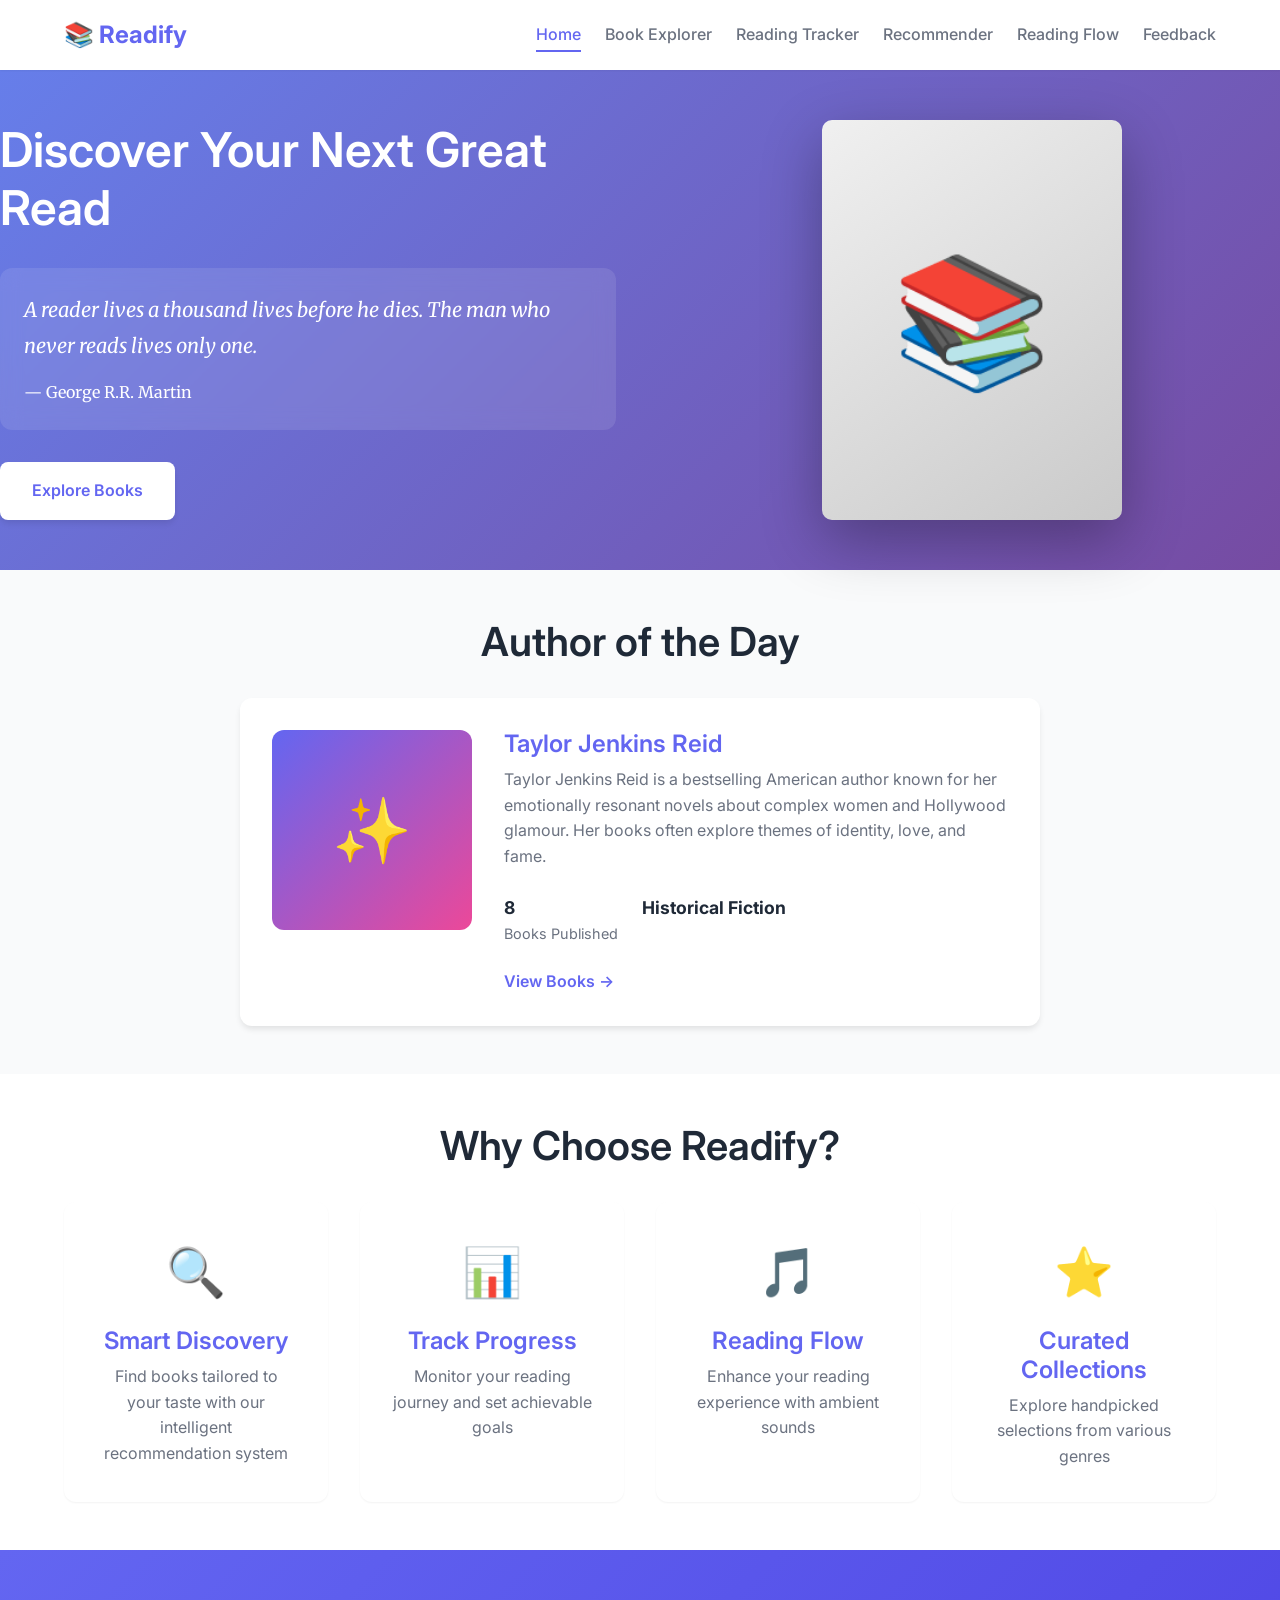
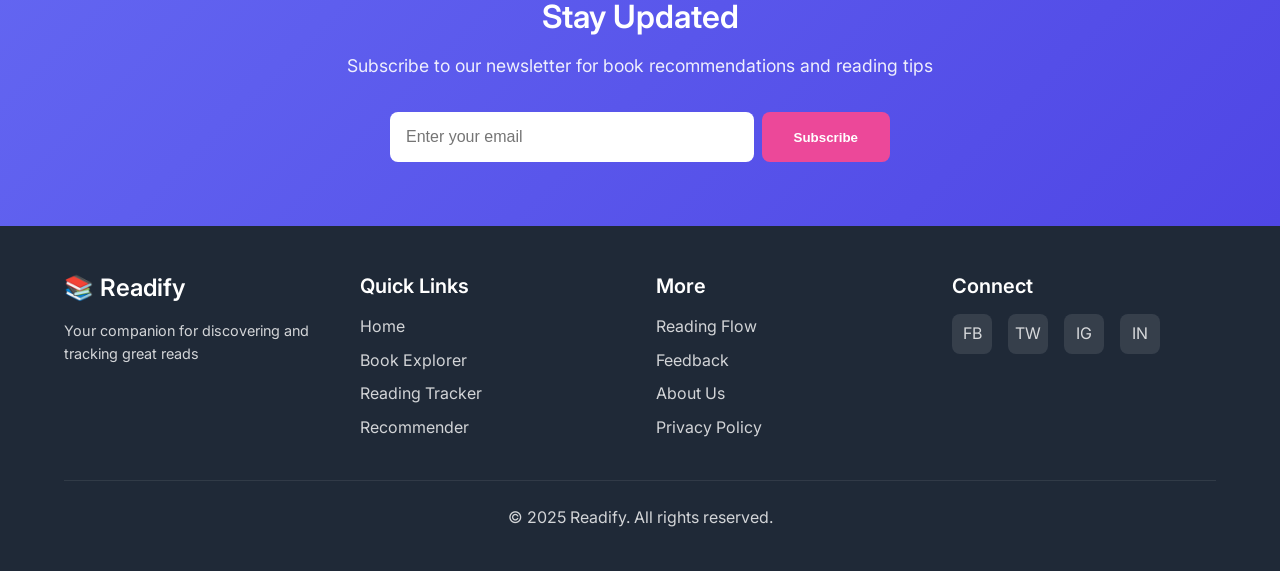
<file: index.html>
<!DOCTYPE html>
<html lang="en">
<head>
    <meta charset="UTF-8">
    <meta name="viewport" content="width=device-width, initial-scale=1.0">
    <meta name="description" content="Readify - Your personal book recommendation platform">
    <meta name="theme-color" content="#6366f1">
    <title>Readify - Discover Your Next Great Read</title>
    <link rel="icon" type="image/png" href="assets/favicon.png">
    <link rel="manifest" href="manifest.json">
    <link rel="stylesheet" href="css/styles.css">
    <link rel="preconnect" href="https://fonts.googleapis.com">
    <link rel="preconnect" href="https://fonts.gstatic.com" crossorigin>
    <link href="https://fonts.googleapis.com/css2?family=Inter:wght@300;400;500;600;700&family=Merriweather:wght@300;400;700&display=swap" rel="stylesheet">
</head>
<body>
    <!-- Navigation -->
    <nav class="navbar">
        <div class="nav-container">
            <a href="index.html" class="logo">📚 Readify</a>
            <button class="hamburger" id="hamburger" aria-label="Toggle navigation">
                <span></span>
                <span></span>
                <span></span>
            </button>
            <ul class="nav-menu" id="navMenu">
                <li><a href="index.html" class="active">Home</a></li>
                <li><a href="explorer.html">Book Explorer</a></li>
                <li><a href="tracker.html">Reading Tracker</a></li>
                <li><a href="recommender.html">Recommender</a></li>
                <li><a href="reading-flow.html">Reading Flow</a></li>
                <li><a href="feedback.html">Feedback</a></li>
            </ul>
        </div>
    </nav>

    <!-- Hero Section with Rotating Quotes -->
    <section class="hero">
        <div class="hero-container">
            <div class="hero-content">
                <h1 class="hero-title fade-in">Discover Your Next Great Read</h1>
                <div class="quote-container">
                    <blockquote id="rotatingQuote" class="rotating-quote">
                        <p class="quote-text"></p>
                        <cite class="quote-author"></cite>
                    </blockquote>
                </div>
                <a href="explorer.html" class="cta-button">Explore Books</a>
            </div>
            <div class="hero-image">
                <div class="floating-book"></div>
            </div>
        </div>
    </section>

    <!-- Author of the Day Section -->
    <section class="author-section">
        <div class="container">
            <h2 class="section-title">Author of the Day</h2>
            <div class="author-card" id="authorOfDay">
                <div class="author-image">
                    <div class="author-avatar"></div>
                </div>
                <div class="author-info">
                    <h3 class="author-name">Author of the Day</h3>
                    <p class="author-bio"></p>
                    <div class="author-stats">
                        <span class="stat">
                            <strong class="books-count"></strong> Books Published
                        </span>
                        <span class="stat">
                            <strong class="genre"></strong>
                        </span>
                    </div>
                    <a href="explorer.html" class="author-link">View Books →</a>
                </div>
            </div>
        </div>
    </section>

    <!-- Features Section -->
    <section class="features">
        <div class="container">
            <h2 class="section-title">Why Choose Readify?</h2>
            <div class="features-grid">
                <div class="feature-card reveal-on-scroll">
                    <div class="feature-icon">🔍</div>
                    <h3>Smart Discovery</h3>
                    <p>Find books tailored to your taste with our intelligent recommendation system</p>
                </div>
                <div class="feature-card reveal-on-scroll">
                    <div class="feature-icon">📊</div>
                    <h3>Track Progress</h3>
                    <p>Monitor your reading journey and set achievable goals</p>
                </div>
                <div class="feature-card reveal-on-scroll">
                    <div class="feature-icon">🎵</div>
                    <h3>Reading Flow</h3>
                    <p>Enhance your reading experience with ambient sounds</p>
                </div>
                <div class="feature-card reveal-on-scroll">
                    <div class="feature-icon">⭐</div>
                    <h3>Curated Collections</h3>
                    <p>Explore handpicked selections from various genres</p>
                </div>
            </div>
        </div>
    </section>

    <!-- Newsletter Section -->
    <section class="newsletter">
        <div class="container">
            <div class="newsletter-content">
                <h2>Stay Updated</h2>
                <p>Subscribe to our newsletter for book recommendations and reading tips</p>
                <form class="newsletter-form" id="newsletterForm">
                    <input 
                        type="email" 
                        id="newsletterEmail" 
                        placeholder="Enter your email" 
                        required
                    >
                    <button type="submit" class="subscribe-btn">Subscribe</button>
                </form>
                <div id="newsletterMessage" class="form-message"></div>
            </div>
        </div>
    </section>

    <!-- Footer -->
    <footer class="footer">
        <div class="container">
            <div class="footer-content">
                <div class="footer-section">
                    <h3>📚 Readify</h3>
                    <p>Your companion for discovering and tracking great reads</p>
                </div>
                <div class="footer-section">
                    <h4>Quick Links</h4>
                    <ul>
                        <li><a href="index.html">Home</a></li>
                        <li><a href="explorer.html">Book Explorer</a></li>
                        <li><a href="tracker.html">Reading Tracker</a></li>
                        <li><a href="recommender.html">Recommender</a></li>
                    </ul>
                </div>
                <div class="footer-section">
                    <h4>More</h4>
                    <ul>
                        <li><a href="reading-flow.html">Reading Flow</a></li>
                        <li><a href="feedback.html">Feedback</a></li>
                        <li><a href="#about">About Us</a></li>
                        <li><a href="#privacy">Privacy Policy</a></li>
                    </ul>
                </div>
                <div class="footer-section">
                    <h4>Connect</h4>
                    <div class="social-links">
                        <a href="#" aria-label="Facebook">FB</a>
                        <a href="#" aria-label="Twitter">TW</a>
                        <a href="#" aria-label="Instagram">IG</a>
                        <a href="#" aria-label="LinkedIn">IN</a>
                    </div>
                </div>
            </div>
            <div class="footer-bottom">
                <p>&copy; 2025 Readify. All rights reserved.</p>
            </div>
        </div>
    </footer>

    <script src="js/common.js"></script>
    <script src="js/books-data.js"></script>
    <script src="js/home.js"></script>
</body>
</html>
</file>
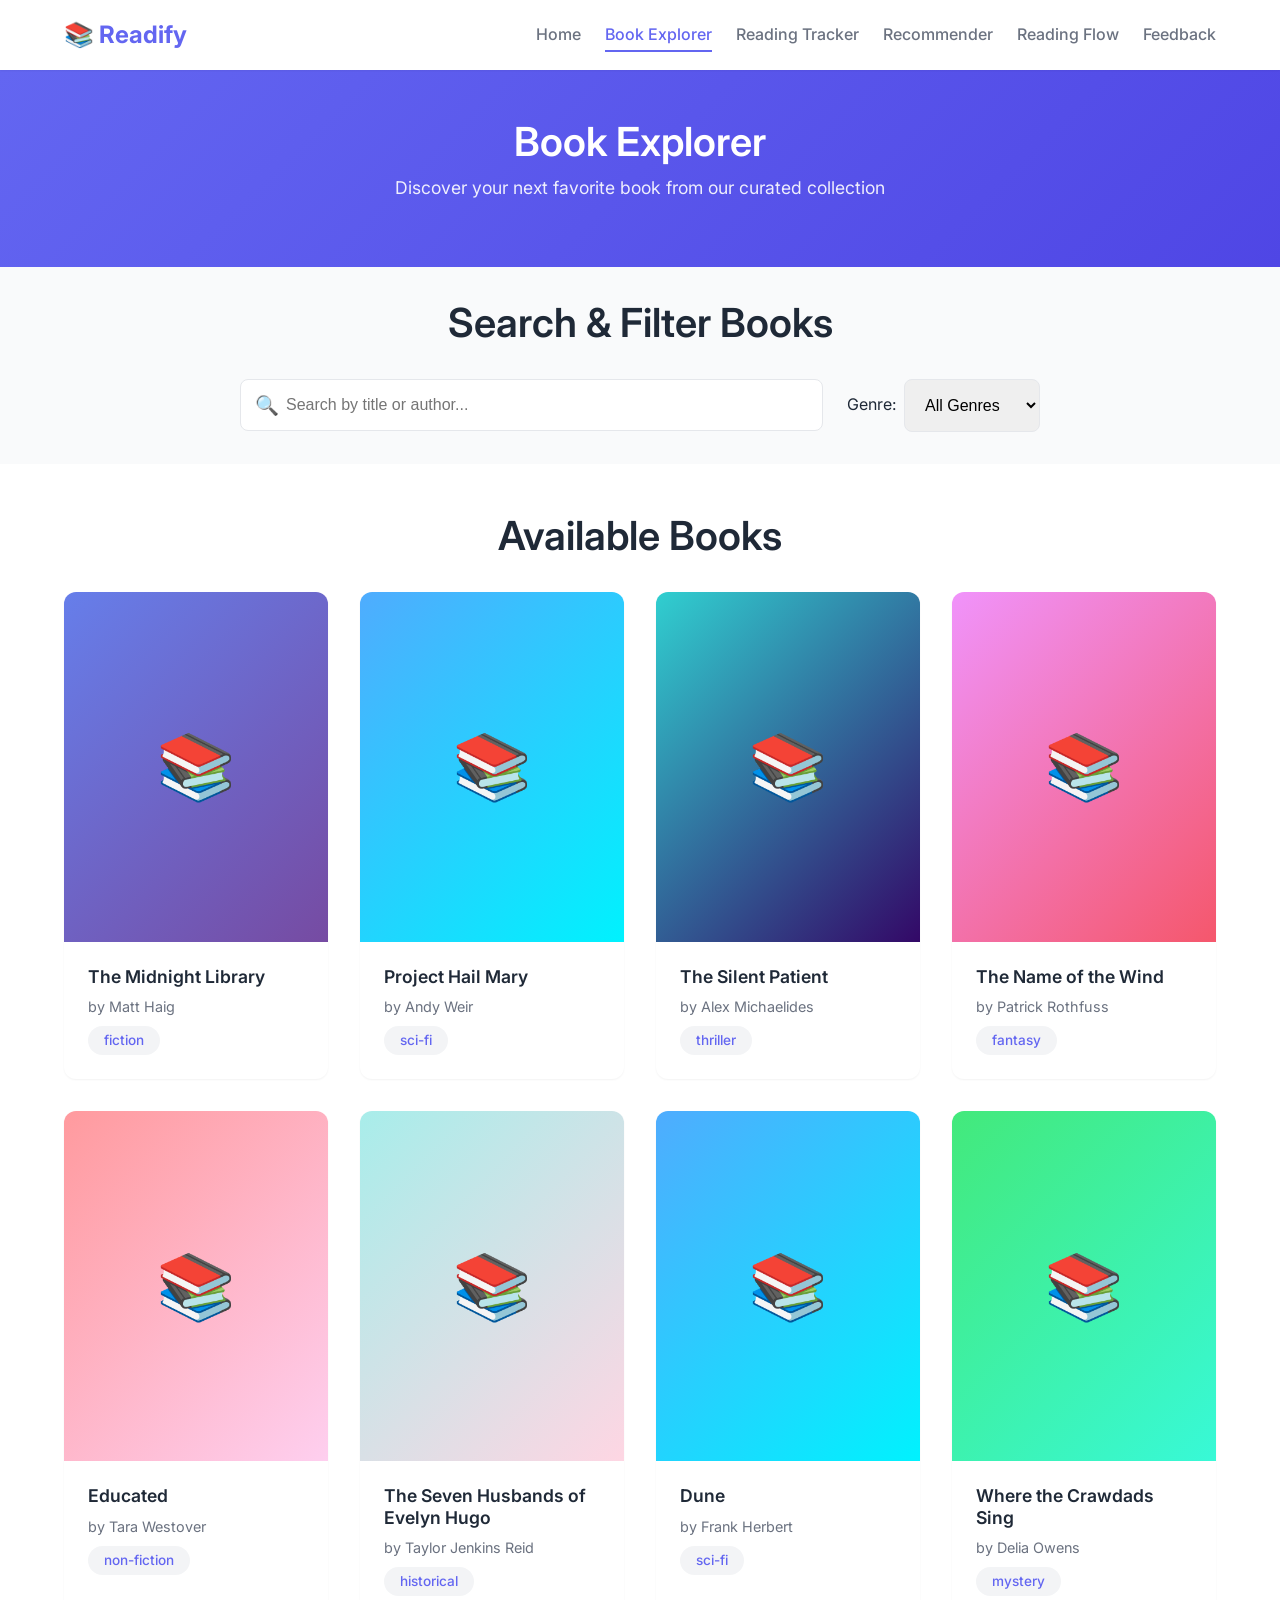
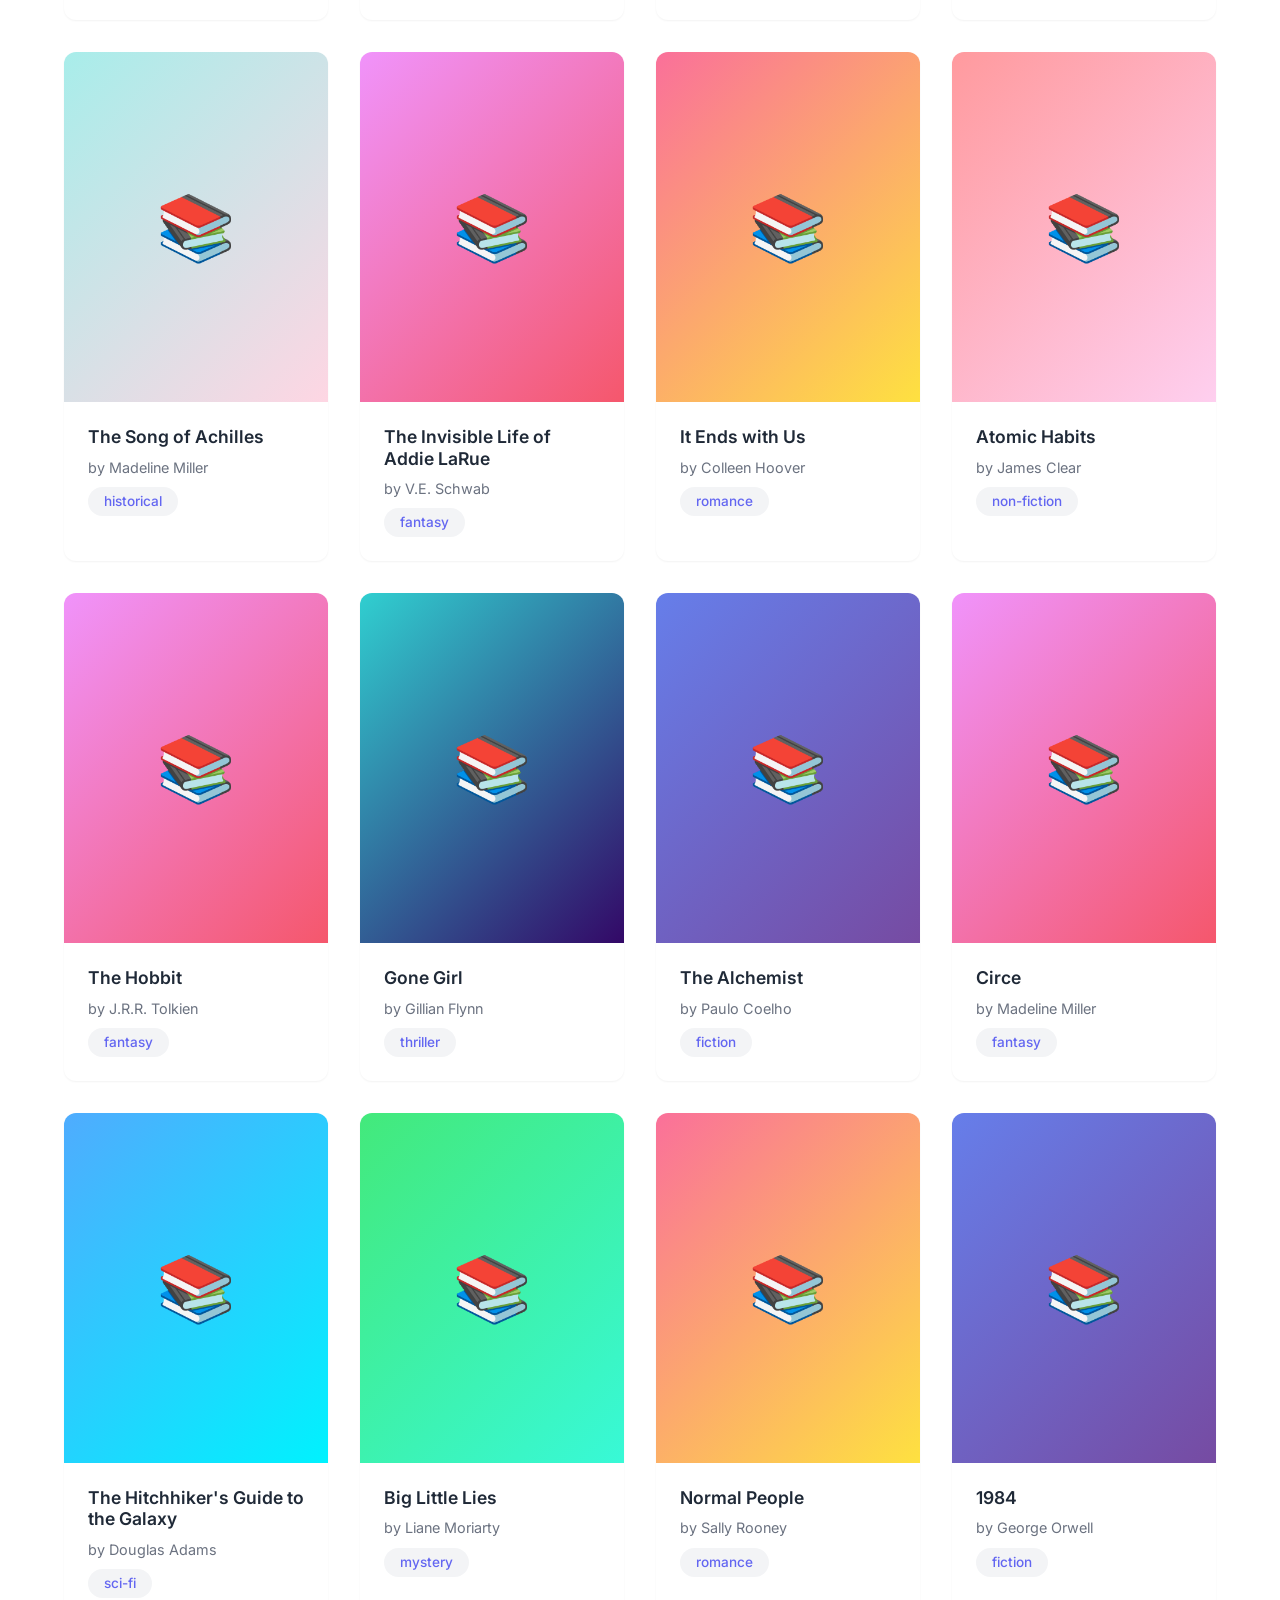
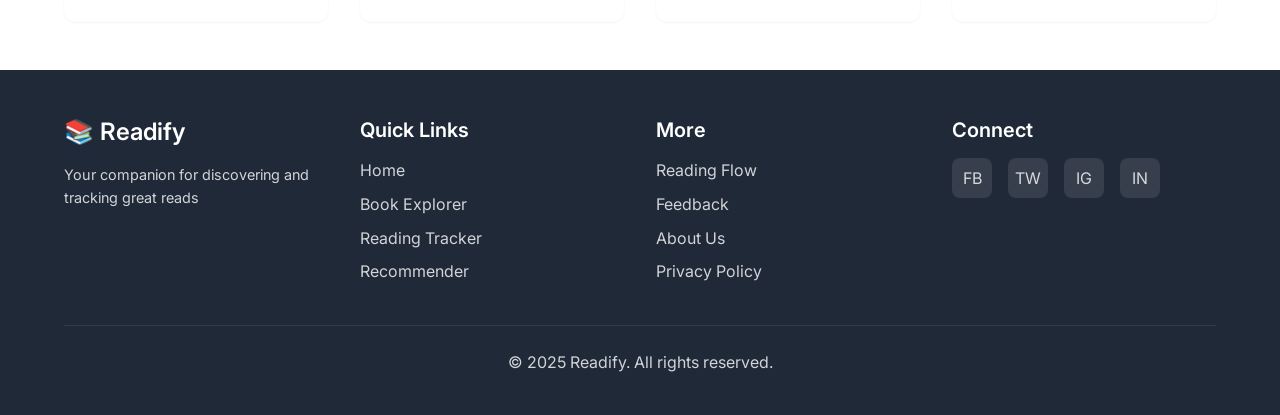
<file: explorer.html>
<!DOCTYPE html>
<html lang="en">
<head>
    <meta charset="UTF-8">
    <meta name="viewport" content="width=device-width, initial-scale=1.0">
    <meta name="description" content="Explore our collection of books">
    <meta name="theme-color" content="#6366f1">
    <title>Book Explorer - Readify</title>
    <link rel="icon" type="image/png" href="assets/favicon.png">
    <link rel="manifest" href="manifest.json">
    <link rel="stylesheet" href="css/styles.css">
    <link href="https://fonts.googleapis.com/css2?family=Inter:wght@300;400;500;600;700&family=Merriweather:wght@300;400;700&display=swap" rel="stylesheet">
</head>
<body>
    <!-- Navigation -->
    <nav class="navbar">
        <div class="nav-container">
            <a href="index.html" class="logo">📚 Readify</a>
            <button class="hamburger" id="hamburger" aria-label="Toggle navigation">
                <span></span>
                <span></span>
                <span></span>
            </button>
            <ul class="nav-menu" id="navMenu">
                <li><a href="index.html">Home</a></li>
                <li><a href="explorer.html" class="active">Book Explorer</a></li>
                <li><a href="tracker.html">Reading Tracker</a></li>
                <li><a href="recommender.html">Recommender</a></li>
                <li><a href="reading-flow.html">Reading Flow</a></li>
                <li><a href="feedback.html">Feedback</a></li>
            </ul>
        </div>
    </nav>

    <!-- Page Header -->
    <header class="page-header">
        <div class="container">
            <h1>Book Explorer</h1>
            <p>Discover your next favorite book from our curated collection</p>
        </div>
    </header>

    <!-- Search and Filter Section -->
    <section class="search-section">
        <h2 class="section-title">Search & Filter Books</h2>
        <div class="container">
            <div class="search-controls">
                <div class="search-box">
                    <input 
                        type="text" 
                        id="searchInput" 
                        placeholder="Search by title or author..."
                        aria-label="Search books"
                    >
                    <span class="search-icon">🔍</span>
                </div>
                <div class="filter-group">
                    <label for="genreFilter">Genre:</label>
                    <select id="genreFilter" aria-label="Filter by genre">
                        <option value="all">All Genres</option>
                        <option value="fiction">Fiction</option>
                        <option value="fantasy">Fantasy</option>
                        <option value="sci-fi">Sci-Fi</option>
                        <option value="mystery">Mystery</option>
                        <option value="romance">Romance</option>
                        <option value="thriller">Thriller</option>
                        <option value="historical">Historical</option>
                        <option value="non-fiction">Non-Fiction</option>
                    </select>
                </div>
            </div>
        </div>
    </section>

    <!-- Books Grid -->
    <section class="books-section">
        <h2 class="section-title">Available Books</h2>
        <div class="container">
            <div id="booksGrid" class="books-grid">
                <!-- Books will be populated by JavaScript -->
            </div>
            <div id="noResults" class="no-results" style="display: none;">
                <p>No books found matching your search criteria.</p>
            </div>
        </div>
    </section>

    <!-- Book Details Modal -->
    <div id="bookModal" class="modal">
        <div class="modal-content">
            <button class="modal-close" id="modalClose" aria-label="Close modal">&times;</button>
            <div class="modal-body">
                <div class="modal-image">
                    <div class="book-cover" id="modalBookCover"></div>
                </div>
                <div class="modal-details">
                    <h2 id="modalTitle">Book Details</h2>
                    <p class="modal-author" id="modalAuthor"></p>
                    <div class="modal-meta">
                        <span class="genre-badge" id="modalGenre"></span>
                        <span class="pages-info" id="modalPages"></span>
                    </div>
                    
                    <div class="modal-section">
                        <h3>Synopsis</h3>
                        <p id="modalSynopsis"></p>
                    </div>

                    <div class="modal-section" id="seriesSection" style="display: none;">
                        <h3>Series Information</h3>
                        <div id="seriesList"></div>
                    </div>

                    <div class="modal-section">
                        <h3>Ratings & Reviews</h3>
                        <div class="ratings-table-container">
                            <table id="ratingsTable" class="ratings-table">
                                <thead>
                                    <tr>
                                        <th>Source</th>
                                        <th>Rating</th>
                                        <th>Reviews</th>
                                    </tr>
                                </thead>
                                <tbody>
                                    <!-- Ratings will be populated by JavaScript -->
                                </tbody>
                            </table>
                        </div>
                    </div>
                </div>
            </div>
        </div>
    </div>

    <!-- Footer -->
    <footer class="footer">
        <div class="container">
            <div class="footer-content">
                <div class="footer-section">
                    <h3>📚 Readify</h3>
                    <p>Your companion for discovering and tracking great reads</p>
                </div>
                <div class="footer-section">
                    <h4>Quick Links</h4>
                    <ul>
                        <li><a href="index.html">Home</a></li>
                        <li><a href="explorer.html">Book Explorer</a></li>
                        <li><a href="tracker.html">Reading Tracker</a></li>
                        <li><a href="recommender.html">Recommender</a></li>
                    </ul>
                </div>
                <div class="footer-section">
                    <h4>More</h4>
                    <ul>
                        <li><a href="reading-flow.html">Reading Flow</a></li>
                        <li><a href="feedback.html">Feedback</a></li>
                        <li><a href="#about">About Us</a></li>
                        <li><a href="#privacy">Privacy Policy</a></li>
                    </ul>
                </div>
                <div class="footer-section">
                    <h4>Connect</h4>
                    <div class="social-links">
                        <a href="#" aria-label="Facebook">FB</a>
                        <a href="#" aria-label="Twitter">TW</a>
                        <a href="#" aria-label="Instagram">IG</a>
                        <a href="#" aria-label="LinkedIn">IN</a>
                    </div>
                </div>
            </div>
            <div class="footer-bottom">
                <p>&copy; 2025 Readify. All rights reserved.</p>
            </div>
        </div>
    </footer>

    <script src="js/common.js"></script>
    <script src="js/books-data.js"></script>
    <script src="js/explorer.js"></script>
</body>
</html>
</file>
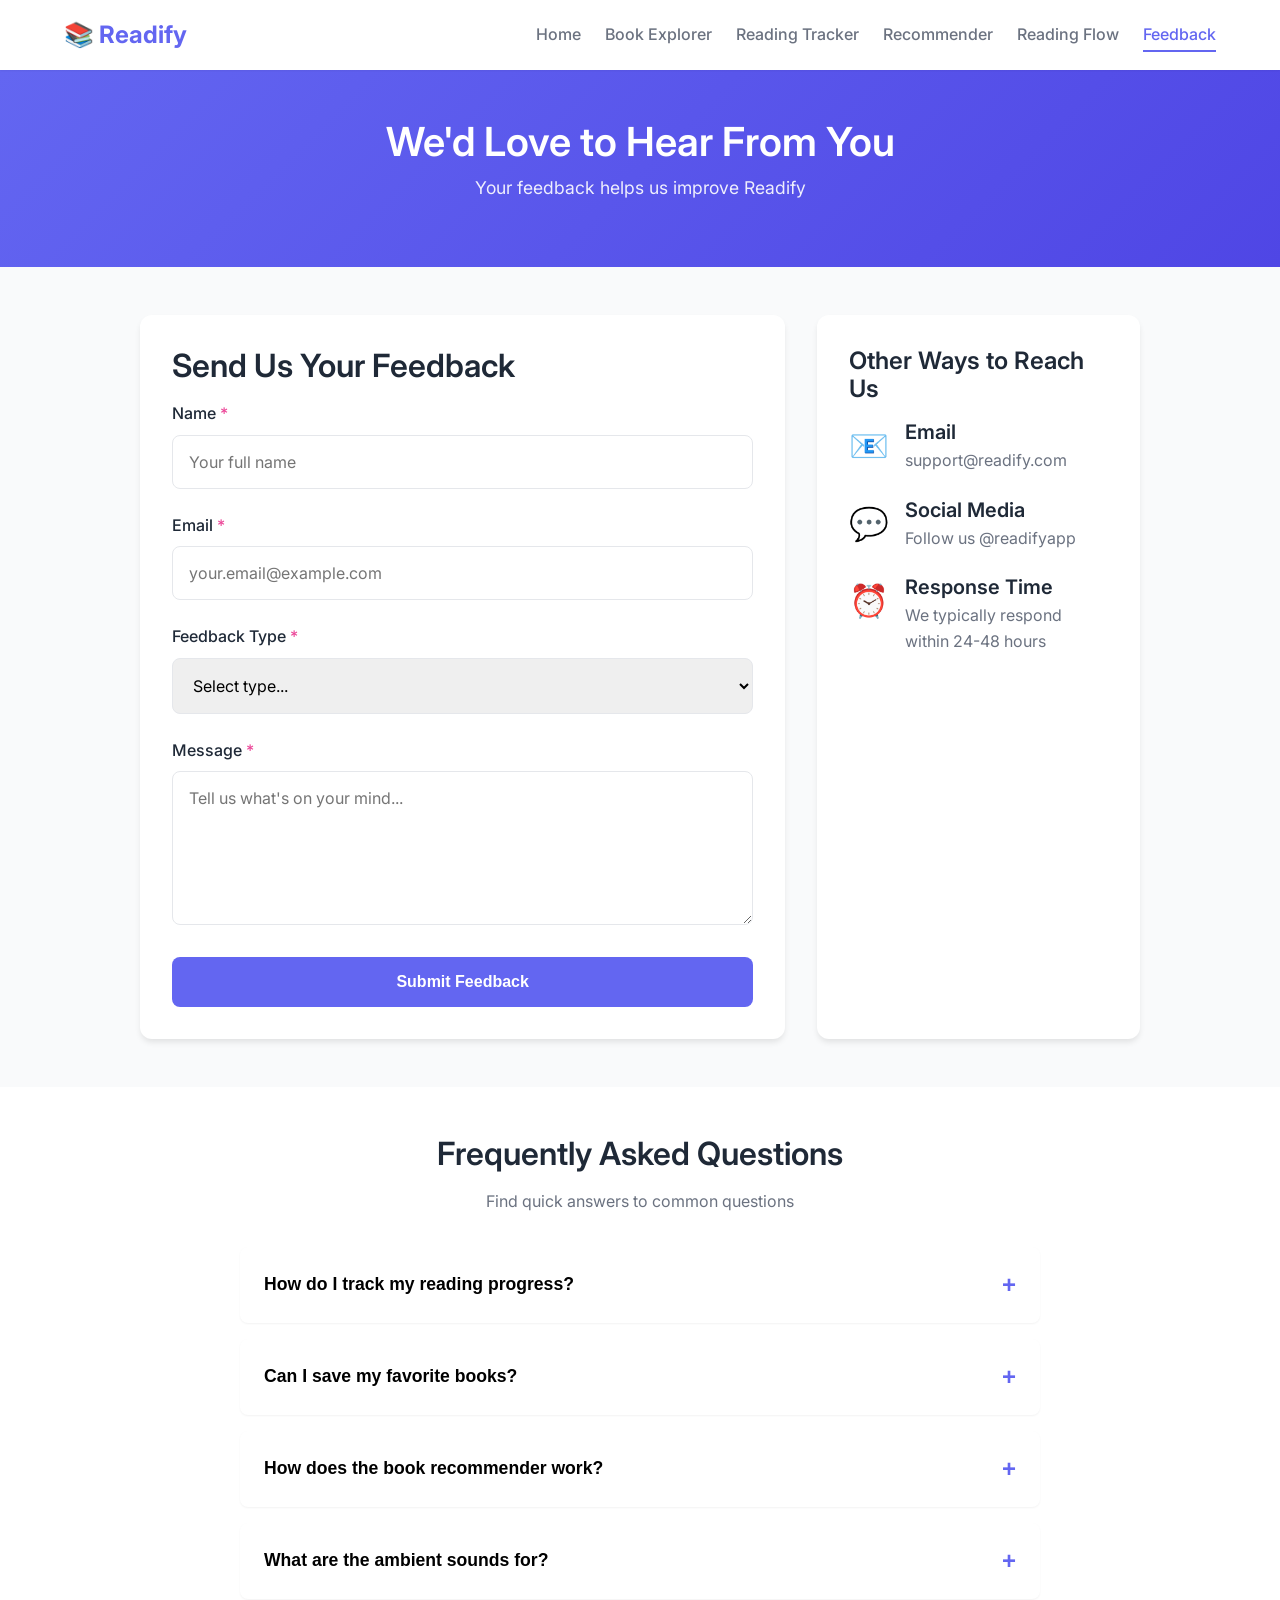
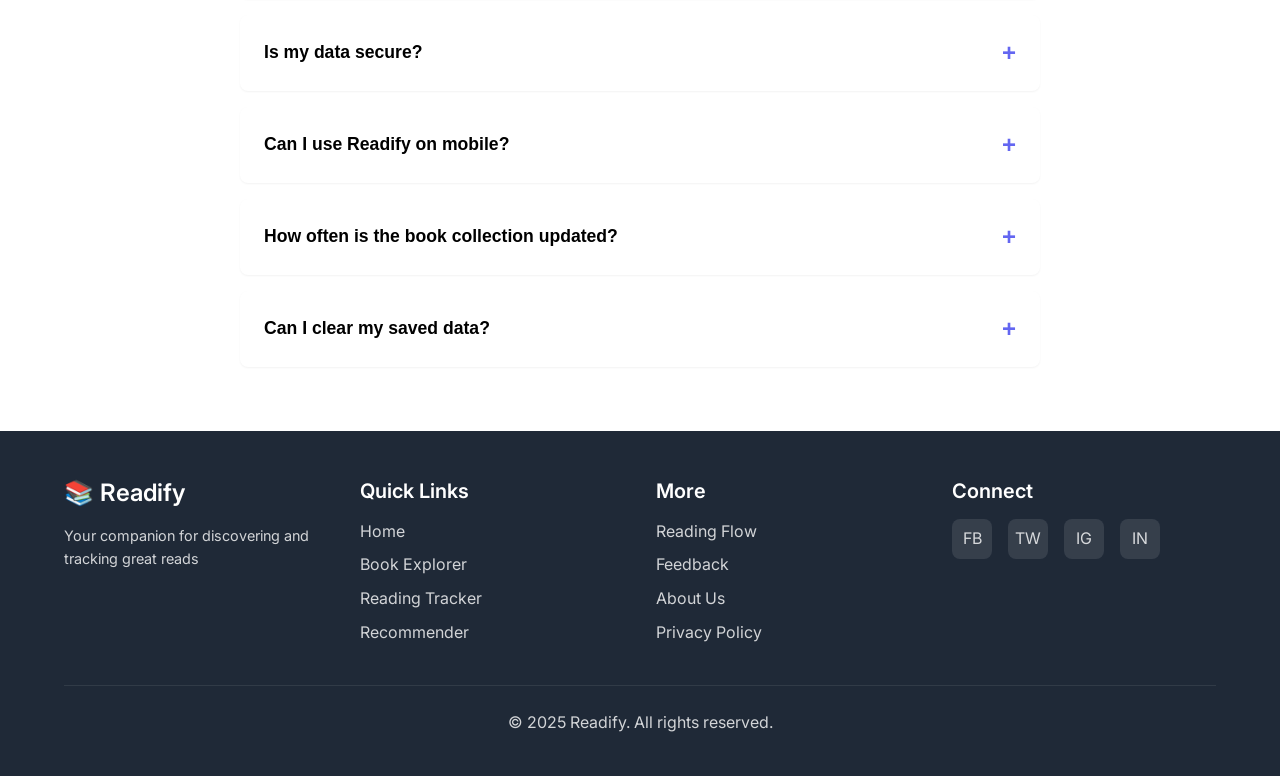
<file: feedback.html>
<!DOCTYPE html>
<html lang="en">
<head>
    <meta charset="UTF-8">
    <meta name="viewport" content="width=device-width, initial-scale=1.0">
    <meta name="description" content="Send us your feedback">
    <meta name="theme-color" content="#6366f1">
    <title>Feedback - Readify</title>
    <link rel="icon" type="image/png" href="assets/favicon.png">
    <link rel="manifest" href="manifest.json">
    <link rel="stylesheet" href="css/styles.css">
    <link href="https://fonts.googleapis.com/css2?family=Inter:wght@300;400;500;600;700&family=Merriweather:wght@300;400;700&display=swap" rel="stylesheet">
</head>
<body>
    <!-- Navigation -->
    <nav class="navbar">
        <div class="nav-container">
            <a href="index.html" class="logo">📚 Readify</a>
            <button class="hamburger" id="hamburger" aria-label="Toggle navigation">
                <span></span>
                <span></span>
                <span></span>
            </button>
            <ul class="nav-menu" id="navMenu">
                <li><a href="index.html">Home</a></li>
                <li><a href="explorer.html">Book Explorer</a></li>
                <li><a href="tracker.html">Reading Tracker</a></li>
                <li><a href="recommender.html">Recommender</a></li>
                <li><a href="reading-flow.html">Reading Flow</a></li>
                <li><a href="feedback.html" class="active">Feedback</a></li>
            </ul>
        </div>
    </nav>

    <!-- Page Header -->
    <header class="page-header">
        <div class="container">
            <h1>We'd Love to Hear From You</h1>
            <p>Your feedback helps us improve Readify</p>
        </div>
    </header>

    <!-- Feedback Form Section -->
    <section class="feedback-section">
        <div class="container">
            <div class="feedback-container">
                <div class="feedback-form-card">
                    <h2>Send Us Your Feedback</h2>
                    <form id="feedbackForm">
                        <div class="form-group">
                            <label for="feedbackName">Name <span class="required">*</span></label>
                            <input 
                                type="text" 
                                id="feedbackName" 
                                placeholder="Your full name"
                                required
                                minlength="2"
                            >
                            <span class="error-message" id="nameError"></span>
                        </div>

                        <div class="form-group">
                            <label for="feedbackEmail">Email <span class="required">*</span></label>
                            <input 
                                type="email" 
                                id="feedbackEmail" 
                                placeholder="your.email@example.com"
                                required
                            >
                            <span class="error-message" id="emailError"></span>
                        </div>

                        <div class="form-group">
                            <label for="feedbackType">Feedback Type <span class="required">*</span></label>
                            <select id="feedbackType" required>
                                <option value="">Select type...</option>
                                <option value="suggestion">Suggestion</option>
                                <option value="bug">Bug Report</option>
                                <option value="feature">Feature Request</option>
                                <option value="general">General Feedback</option>
                                <option value="other">Other</option>
                            </select>
                            <span class="error-message" id="typeError"></span>
                        </div>

                        <div class="form-group">
                            <label for="feedbackMessage">Message <span class="required">*</span></label>
                            <textarea 
                                id="feedbackMessage" 
                                rows="6"
                                placeholder="Tell us what's on your mind..."
                                required
                                minlength="10"
                            ></textarea>
                            <span class="error-message" id="messageError"></span>
                        </div>

                        <button type="submit" class="btn-primary">Submit Feedback</button>
                    </form>

                    <div id="feedbackConfirmation" class="confirmation-message" style="display: none;">
                        <div class="confirmation-icon">✅</div>
                        <h3>Thank You!</h3>
                        <p>Your feedback has been received. We appreciate you taking the time to help us improve Readify.</p>
                        <button id="submitAnother" class="btn-secondary">Submit Another</button>
                    </div>
                </div>

                <!-- Contact Info -->
                <div class="contact-info-card">
                    <h3>Other Ways to Reach Us</h3>
                    <div class="contact-item">
                        <span class="contact-icon">📧</span>
                        <div>
                            <h4>Email</h4>
                            <p>support@readify.com</p>
                        </div>
                    </div>
                    <div class="contact-item">
                        <span class="contact-icon">💬</span>
                        <div>
                            <h4>Social Media</h4>
                            <p>Follow us @readifyapp</p>
                        </div>
                    </div>
                    <div class="contact-item">
                        <span class="contact-icon">⏰</span>
                        <div>
                            <h4>Response Time</h4>
                            <p>We typically respond within 24-48 hours</p>
                        </div>
                    </div>
                </div>
            </div>
        </div>
    </section>

    <!-- FAQ Section -->
    <section class="faq-section">
        <div class="container">
            <h2>Frequently Asked Questions</h2>
            <p class="section-subtitle">Find quick answers to common questions</p>

            <div class="faq-accordion">
                <div class="faq-item">
                    <button class="faq-question" aria-expanded="false">
                        <span>How do I track my reading progress?</span>
                        <span class="faq-icon">+</span>
                    </button>
                    <div class="faq-answer">
                        <p>Visit the Reading Tracker page and enter your book details including total pages, pages read, and your daily reading speed. Our calculator will show your progress percentage and estimate when you'll finish the book.</p>
                    </div>
                </div>

                <div class="faq-item">
                    <button class="faq-question" aria-expanded="false">
                        <span>Can I save my favorite books?</span>
                        <span class="faq-icon">+</span>
                    </button>
                    <div class="faq-answer">
                        <p>Yes! Use the Random Book Recommender to add books to your personal reading list. You can also track completed books in the Reading Flow page. All your data is saved locally in your browser.</p>
                    </div>
                </div>

                <div class="faq-item">
                    <button class="faq-question" aria-expanded="false">
                        <span>How does the book recommender work?</span>
                        <span class="faq-icon">+</span>
                    </button>
                    <div class="faq-answer">
                        <p>Select your preferred genre and book length, and our algorithm will randomly suggest a book from our curated collection that matches your criteria. You can keep clicking "Pick Again" until you find the perfect read!</p>
                    </div>
                </div>

                <div class="faq-item">
                    <button class="faq-question" aria-expanded="false">
                        <span>What are the ambient sounds for?</span>
                        <span class="faq-icon">+</span>
                    </button>
                    <div class="faq-answer">
                        <p>The Reading Flow page offers various ambient sounds like rain, fireplace, and ocean waves to create a relaxing atmosphere while you read. You can play multiple sounds simultaneously and adjust their volume individually.</p>
                    </div>
                </div>

                <div class="faq-item">
                    <button class="faq-question" aria-expanded="false">
                        <span>Is my data secure?</span>
                        <span class="faq-icon">+</span>
                    </button>
                    <div class="faq-answer">
                        <p>All your personal data, including reading lists, progress tracking, and completed books, is stored locally in your browser using localStorage. We don't send this information to any servers, ensuring your privacy and security.</p>
                    </div>
                </div>

                <div class="faq-item">
                    <button class="faq-question" aria-expanded="false">
                        <span>Can I use Readify on mobile?</span>
                        <span class="faq-icon">+</span>
                    </button>
                    <div class="faq-answer">
                        <p>Absolutely! Readify is fully responsive and works perfectly on mobile phones, tablets, and desktop computers.</p>
                    </div>
                </div>

                <div class="faq-item">
                    <button class="faq-question" aria-expanded="false">
                        <span>How often is the book collection updated?</span>
                        <span class="faq-icon">+</span>
                    </button>
                    <div class="faq-answer">
                        <p>We regularly update our book collection with new releases and classic titles. The "Author of the Day" feature changes daily, showcasing different authors from our database.</p>
                    </div>
                </div>

                <div class="faq-item">
                    <button class="faq-question" aria-expanded="false">
                        <span>Can I clear my saved data?</span>
                        <span class="faq-icon">+</span>
                    </button>
                    <div class="faq-answer">
                        <p>Yes, you can clear your reading list and completed books using the "Clear List" buttons on respective pages. To completely reset all data, clear your browser's localStorage for this site.</p>
                    </div>
                </div>
            </div>
        </div>
    </section>

    <!-- Footer -->
    <footer class="footer">
        <div class="container">
            <div class="footer-content">
                <div class="footer-section">
                    <h3>📚 Readify</h3>
                    <p>Your companion for discovering and tracking great reads</p>
                </div>
                <div class="footer-section">
                    <h4>Quick Links</h4>
                    <ul>
                        <li><a href="index.html">Home</a></li>
                        <li><a href="explorer.html">Book Explorer</a></li>
                        <li><a href="tracker.html">Reading Tracker</a></li>
                        <li><a href="recommender.html">Recommender</a></li>
                    </ul>
                </div>
                <div class="footer-section">
                    <h4>More</h4>
                    <ul>
                        <li><a href="reading-flow.html">Reading Flow</a></li>
                        <li><a href="feedback.html">Feedback</a></li>
                        <li><a href="#about">About Us</a></li>
                        <li><a href="#privacy">Privacy Policy</a></li>
                    </ul>
                </div>
                <div class="footer-section">
                    <h4>Connect</h4>
                    <div class="social-links">
                        <a href="#" aria-label="Facebook">FB</a>
                        <a href="#" aria-label="Twitter">TW</a>
                        <a href="#" aria-label="Instagram">IG</a>
                        <a href="#" aria-label="LinkedIn">IN</a>
                    </div>
                </div>
            </div>
            <div class="footer-bottom">
                <p>&copy; 2025 Readify. All rights reserved.</p>
            </div>
        </div>
    </footer>

    <script src="js/common.js"></script>
    <script src="js/feedback.js"></script>
</body>
</html>
</file>
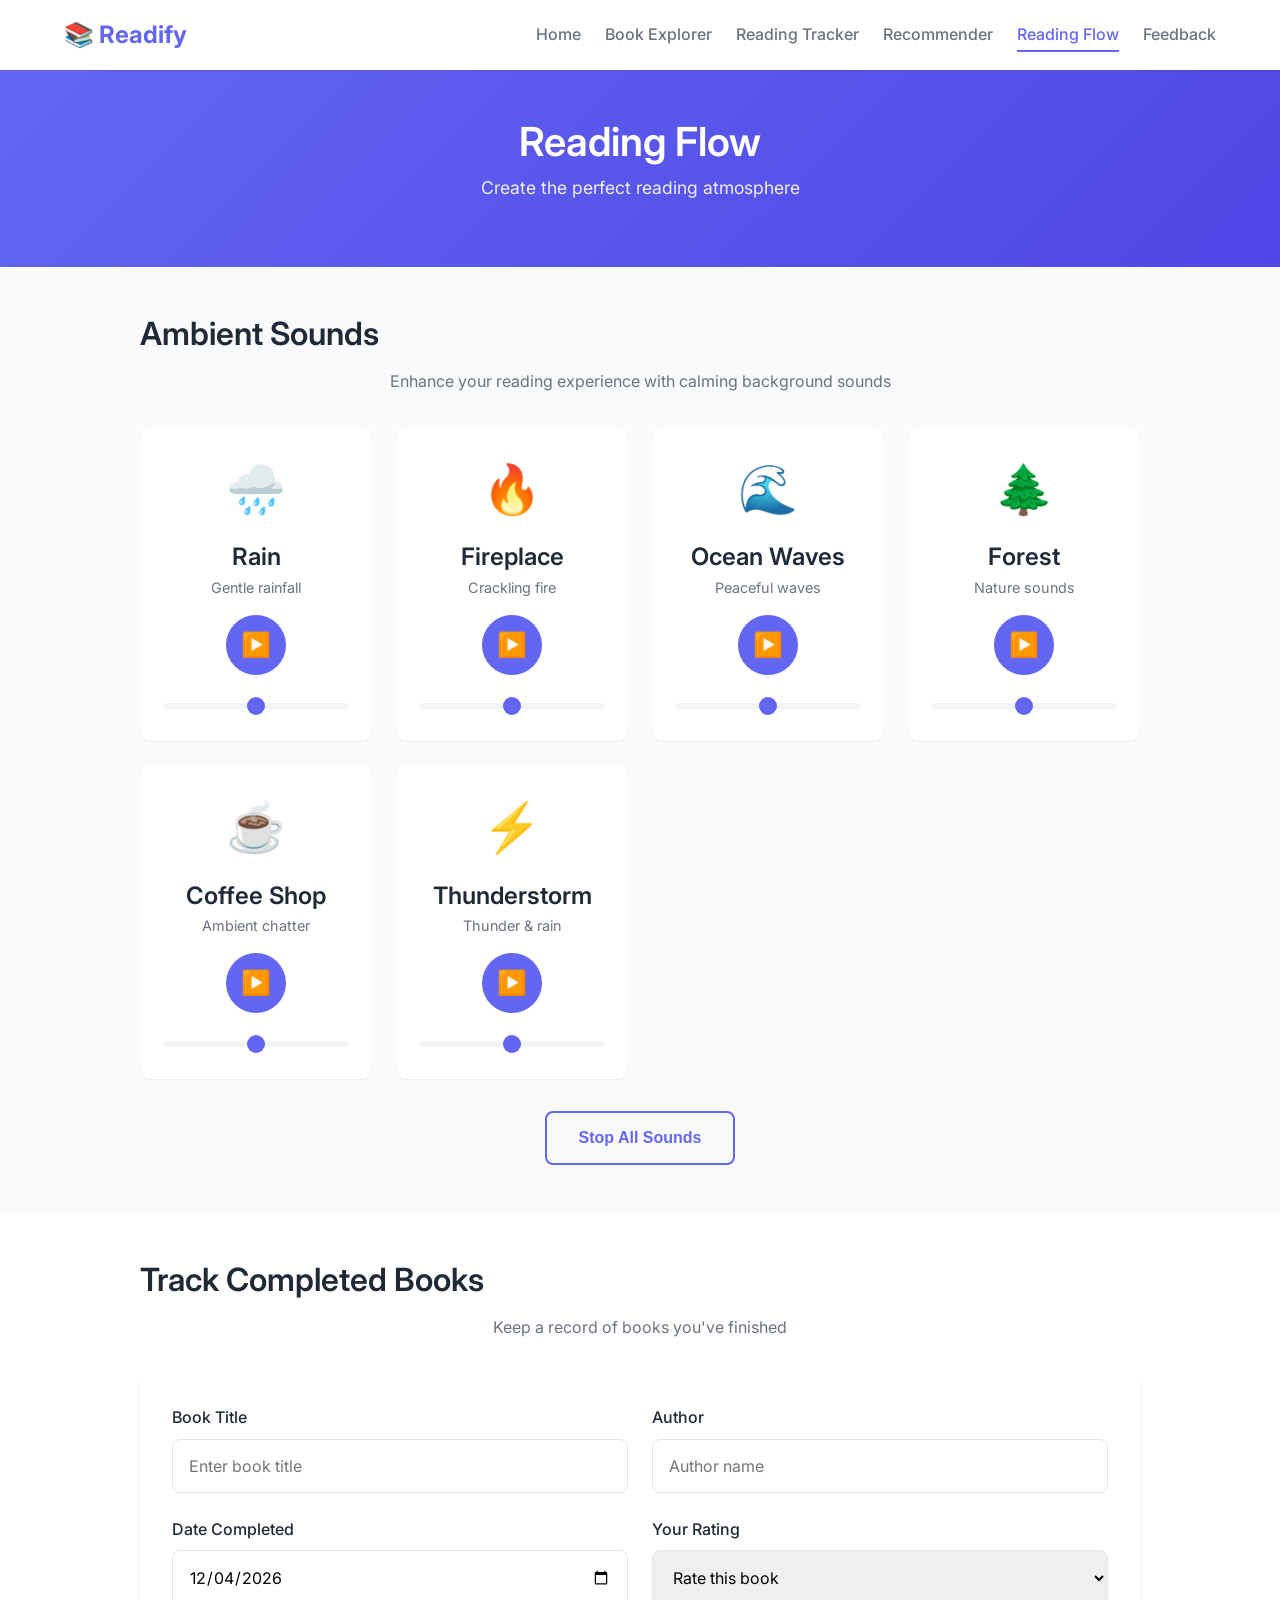
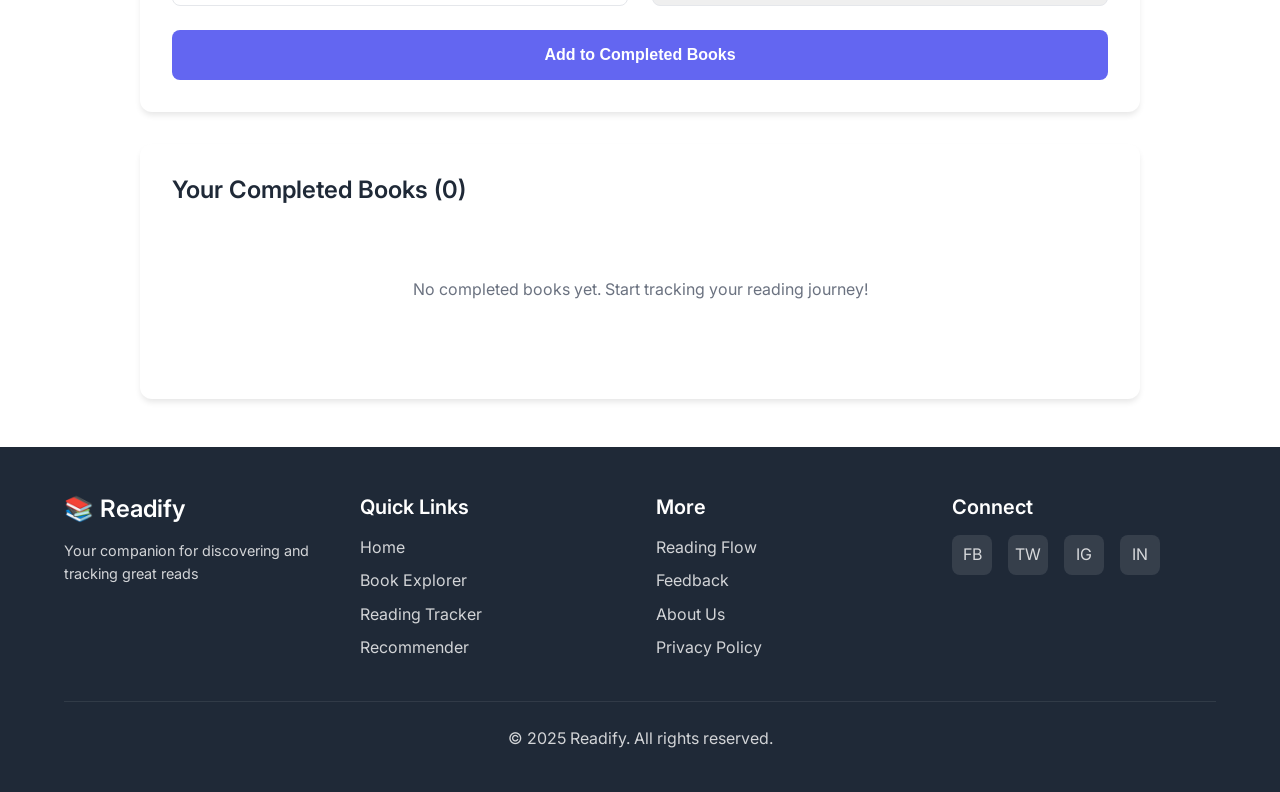
<file: reading-flow.html>
<!DOCTYPE html>
<html lang="en">
<head>
    <meta charset="UTF-8">
    <meta name="viewport" content="width=device-width, initial-scale=1.0">
    <meta name="description" content="Enhance your reading experience with ambient sounds">
    <meta name="theme-color" content="#6366f1">
    <title>Reading Flow - Readify</title>
    <link rel="icon" type="image/png" href="assets/favicon.png">
    <link rel="manifest" href="manifest.json">
    <link rel="stylesheet" href="css/styles.css">
    <link href="https://fonts.googleapis.com/css2?family=Inter:wght@300;400;500;600;700&family=Merriweather:wght@300;400;700&display=swap" rel="stylesheet">
</head>
<body>
    <!-- Navigation -->
    <nav class="navbar">
        <div class="nav-container">
            <a href="index.html" class="logo">📚 Readify</a>
            <button class="hamburger" id="hamburger" aria-label="Toggle navigation">
                <span></span>
                <span></span>
                <span></span>
            </button>
            <ul class="nav-menu" id="navMenu">
                <li><a href="index.html">Home</a></li>
                <li><a href="explorer.html">Book Explorer</a></li>
                <li><a href="tracker.html">Reading Tracker</a></li>
                <li><a href="recommender.html">Recommender</a></li>
                <li><a href="reading-flow.html" class="active">Reading Flow</a></li>
                <li><a href="feedback.html">Feedback</a></li>
            </ul>
        </div>
    </nav>

    <!-- Page Header -->
    <header class="page-header">
        <div class="container">
            <h1>Reading Flow</h1>
            <p>Create the perfect reading atmosphere</p>
        </div>
    </header>

    <!-- Ambient Sounds Section -->
    <section class="ambient-section">
        <div class="container">
            <div class="ambient-container">
                <h2>Ambient Sounds</h2>
                <p class="section-subtitle">Enhance your reading experience with calming background sounds</p>
                
                <div class="sounds-grid">
                    <div class="sound-card">
                        <div class="sound-icon">🌧️</div>
                        <h3>Rain</h3>
                        <p>Gentle rainfall</p>
                        <button class="sound-toggle" data-sound="rain">
                            <span class="play-icon">▶️</span>
                            <span class="pause-icon" style="display: none;">⏸️</span>
                        </button>
                        <input type="range" class="volume-slider" data-sound="rain" min="0" max="100" value="50">
                    </div>

                    <div class="sound-card">
                        <div class="sound-icon">🔥</div>
                        <h3>Fireplace</h3>
                        <p>Crackling fire</p>
                        <button class="sound-toggle" data-sound="fire">
                            <span class="play-icon">▶️</span>
                            <span class="pause-icon" style="display: none;">⏸️</span>
                        </button>
                        <input type="range" class="volume-slider" data-sound="fire" min="0" max="100" value="50">
                    </div>

                    <div class="sound-card">
                        <div class="sound-icon">🌊</div>
                        <h3>Ocean Waves</h3>
                        <p>Peaceful waves</p>
                        <button class="sound-toggle" data-sound="ocean">
                            <span class="play-icon">▶️</span>
                            <span class="pause-icon" style="display: none;">⏸️</span>
                        </button>
                        <input type="range" class="volume-slider" data-sound="ocean" min="0" max="100" value="50">
                    </div>

                    <div class="sound-card">
                        <div class="sound-icon">🌲</div>
                        <h3>Forest</h3>
                        <p>Nature sounds</p>
                        <button class="sound-toggle" data-sound="forest">
                            <span class="play-icon">▶️</span>
                            <span class="pause-icon" style="display: none;">⏸️</span>
                        </button>
                        <input type="range" class="volume-slider" data-sound="forest" min="0" max="100" value="50">
                    </div>

                    <div class="sound-card">
                        <div class="sound-icon">☕</div>
                        <h3>Coffee Shop</h3>
                        <p>Ambient chatter</p>
                        <button class="sound-toggle" data-sound="cafe">
                            <span class="play-icon">▶️</span>
                            <span class="pause-icon" style="display: none;">⏸️</span>
                        </button>
                        <input type="range" class="volume-slider" data-sound="cafe" min="0" max="100" value="50">
                    </div>

                    <div class="sound-card">
                        <div class="sound-icon">⚡</div>
                        <h3>Thunderstorm</h3>
                        <p>Thunder & rain</p>
                        <button class="sound-toggle" data-sound="thunder">
                            <span class="play-icon">▶️</span>
                            <span class="pause-icon" style="display: none;">⏸️</span>
                        </button>
                        <input type="range" class="volume-slider" data-sound="thunder" min="0" max="100" value="50">
                    </div>
                </div>

                <div class="sound-controls">
                    <button id="stopAll" class="btn-outline">Stop All Sounds</button>
                </div>
            </div>
        </div>
    </section>

    <!-- Completed Books Section -->
    <section class="completed-books-section">
        <div class="container">
            <div class="completed-container">
                <h2>Track Completed Books</h2>
                <p class="section-subtitle">Keep a record of books you've finished</p>

                <form id="completeBookForm" class="complete-book-form">
                    <div class="form-row">
                        <div class="form-group">
                            <label for="completedTitle">Book Title</label>
                            <input 
                                type="text" 
                                id="completedTitle" 
                                placeholder="Enter book title"
                                required
                            >
                        </div>
                        <div class="form-group">
                            <label for="completedAuthor">Author</label>
                            <input 
                                type="text" 
                                id="completedAuthor" 
                                placeholder="Author name"
                                required
                            >
                        </div>
                    </div>

                    <div class="form-row">
                        <div class="form-group">
                            <label for="completedDate">Date Completed</label>
                            <input 
                                type="date" 
                                id="completedDate" 
                                required
                            >
                        </div>
                        <div class="form-group">
                            <label for="bookRating">Your Rating</label>
                            <select id="bookRating" required>
                                <option value="">Rate this book</option>
                                <option value="5">⭐⭐⭐⭐⭐ (5 stars)</option>
                                <option value="4">⭐⭐⭐⭐ (4 stars)</option>
                                <option value="3">⭐⭐⭐ (3 stars)</option>
                                <option value="2">⭐⭐ (2 stars)</option>
                                <option value="1">⭐ (1 star)</option>
                            </select>
                        </div>
                    </div>

                    <button type="submit" class="btn-primary">Add to Completed Books</button>
                </form>

                <div id="completedMessage" class="form-message"></div>

                <!-- Completed Books List -->
                <div class="completed-books-list" id="completedBooksList">
                    <h3>Your Completed Books (<span id="completedCount">0</span>)</h3>
                    <div id="booksGrid" class="completed-grid">
                        <!-- Completed books will be populated here -->
                    </div>
                    <div id="emptyState" class="empty-state">
                        <p>No completed books yet. Start tracking your reading journey!</p>
                    </div>
                </div>
            </div>
        </div>
    </section>

    <!-- Footer -->
    <footer class="footer">
        <div class="container">
            <div class="footer-content">
                <div class="footer-section">
                    <h3>📚 Readify</h3>
                    <p>Your companion for discovering and tracking great reads</p>
                </div>
                <div class="footer-section">
                    <h4>Quick Links</h4>
                    <ul>
                        <li><a href="index.html">Home</a></li>
                        <li><a href="explorer.html">Book Explorer</a></li>
                        <li><a href="tracker.html">Reading Tracker</a></li>
                        <li><a href="recommender.html">Recommender</a></li>
                    </ul>
                </div>
                <div class="footer-section">
                    <h4>More</h4>
                    <ul>
                        <li><a href="reading-flow.html">Reading Flow</a></li>
                        <li><a href="feedback.html">Feedback</a></li>
                        <li><a href="#about">About Us</a></li>
                        <li><a href="#privacy">Privacy Policy</a></li>
                    </ul>
                </div>
                <div class="footer-section">
                    <h4>Connect</h4>
                    <div class="social-links">
                        <a href="#" aria-label="Facebook">FB</a>
                        <a href="#" aria-label="Twitter">TW</a>
                        <a href="#" aria-label="Instagram">IG</a>
                        <a href="#" aria-label="LinkedIn">IN</a>
                    </div>
                </div>
            </div>
            <div class="footer-bottom">
                <p>&copy; 2025 Readify. All rights reserved.</p>
            </div>
        </div>
    </footer>

    <script src="js/common.js"></script>
    <script src="js/reading-flow.js"></script>
</body>
</html>
</file>
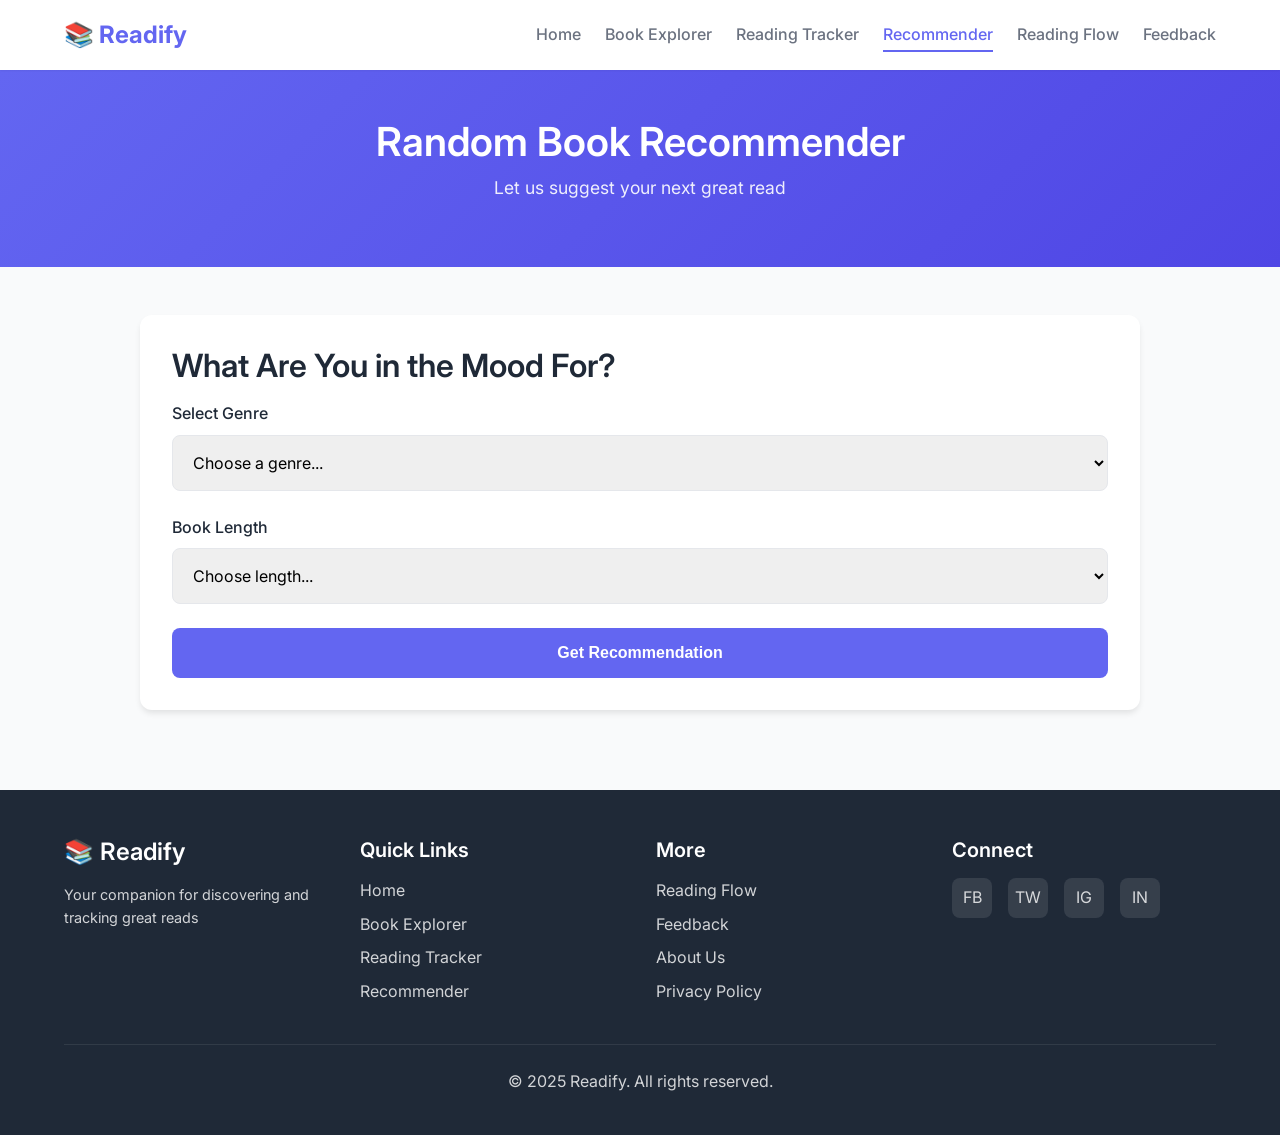
<file: recommender.html>
<!DOCTYPE html>
<html lang="en">
<head>
    <meta charset="UTF-8">
    <meta name="viewport" content="width=device-width, initial-scale=1.0">
    <meta name="description" content="Get personalized book recommendations">
    <meta name="theme-color" content="#6366f1">
    <title>Book Recommender - Readify</title>
    <link rel="icon" type="image/png" href="assets/favicon.png">
    <link rel="manifest" href="manifest.json">
    <link rel="stylesheet" href="css/styles.css">
    <link href="https://fonts.googleapis.com/css2?family=Inter:wght@300;400;500;600;700&family=Merriweather:wght@300;400;700&display=swap" rel="stylesheet">
</head>
<body>
    <!-- Navigation -->
    <nav class="navbar">
        <div class="nav-container">
            <a href="index.html" class="logo">📚 Readify</a>
            <button class="hamburger" id="hamburger" aria-label="Toggle navigation">
                <span></span>
                <span></span>
                <span></span>
            </button>
            <ul class="nav-menu" id="navMenu">
                <li><a href="index.html">Home</a></li>
                <li><a href="explorer.html">Book Explorer</a></li>
                <li><a href="tracker.html">Reading Tracker</a></li>
                <li><a href="recommender.html" class="active">Recommender</a></li>
                <li><a href="reading-flow.html">Reading Flow</a></li>
                <li><a href="feedback.html">Feedback</a></li>
            </ul>
        </div>
    </nav>

    <!-- Page Header -->
    <header class="page-header">
        <div class="container">
            <h1>Random Book Recommender</h1>
            <p>Let us suggest your next great read</p>
        </div>
    </header>

    <!-- Recommender Section -->
    <section class="recommender-section">
        <div class="container">
            <div class="recommender-container">
                <!-- Selection Form -->
                <div class="selection-card">
                    <h2>What Are You in the Mood For?</h2>
                    <form id="recommenderForm">
                        <div class="form-group">
                            <label for="genreSelect">Select Genre</label>
                            <select id="genreSelect" required>
                                <option value="">Choose a genre...</option>
                                <option value="fiction">Fiction</option>
                                <option value="fantasy">Fantasy</option>
                                <option value="sci-fi">Science Fiction</option>
                                <option value="mystery">Mystery</option>
                                <option value="romance">Romance</option>
                                <option value="thriller">Thriller</option>
                                <option value="historical">Historical Fiction</option>
                                <option value="non-fiction">Non-Fiction</option>
                            </select>
                        </div>

                        <div class="form-group">
                            <label for="lengthSelect">Book Length</label>
                            <select id="lengthSelect" required>
                                <option value="">Choose length...</option>
                                <option value="short">Short (Under 250 pages)</option>
                                <option value="medium">Medium (250-450 pages)</option>
                                <option value="long">Long (450+ pages)</option>
                            </select>
                        </div>

                        <button type="submit" class="btn-primary">Get Recommendation</button>
                    </form>
                </div>

                <!-- Recommendation Display -->
                <div class="recommendation-card" id="recommendationCard" style="display: none;">
                    <div class="recommendation-header">
                        <h2>We Recommend...</h2>
                        <button id="pickAgain" class="btn-icon" aria-label="Get another recommendation">🔄</button>
                    </div>

                    <div class="recommended-book">
                        <div class="book-cover-large" id="recBookCover"></div>
                        <div class="book-info">
                            <h3 id="recTitle">Your Recommendation</h3>
                            <p class="book-author" id="recAuthor"></p>
                            <div class="book-meta">
                                <span class="genre-badge" id="recGenre"></span>
                                <span class="pages-badge" id="recPages"></span>
                            </div>
                            <p class="book-synopsis" id="recSynopsis"></p>
                            
                            <div class="recommendation-actions">
                                <button id="addToList" class="btn-secondary">
                                    <span class="btn-icon">➕</span> Add to Reading List
                                </button>
                                <a href="explorer.html" class="btn-outline">Browse More Books</a>
                            </div>

                            <div id="addMessage" class="add-message"></div>
                        </div>
                    </div>
                </div>

                <!-- Reading List -->
                <div class="reading-list-card" id="readingListCard" style="display: none;">
                    <h3>Your Reading List</h3>
                    <div id="readingList" class="reading-list">
                        <!-- Reading list items will be populated here -->
                    </div>
                    <button id="clearList" class="btn-outline-small">Clear List</button>
                </div>
            </div>
        </div>
    </section>

    <!-- Footer -->
    <footer class="footer">
        <div class="container">
            <div class="footer-content">
                <div class="footer-section">
                    <h3>📚 Readify</h3>
                    <p>Your companion for discovering and tracking great reads</p>
                </div>
                <div class="footer-section">
                    <h4>Quick Links</h4>
                    <ul>
                        <li><a href="index.html">Home</a></li>
                        <li><a href="explorer.html">Book Explorer</a></li>
                        <li><a href="tracker.html">Reading Tracker</a></li>
                        <li><a href="recommender.html">Recommender</a></li>
                    </ul>
                </div>
                <div class="footer-section">
                    <h4>More</h4>
                    <ul>
                        <li><a href="reading-flow.html">Reading Flow</a></li>
                        <li><a href="feedback.html">Feedback</a></li>
                        <li><a href="#about">About Us</a></li>
                        <li><a href="#privacy">Privacy Policy</a></li>
                    </ul>
                </div>
                <div class="footer-section">
                    <h4>Connect</h4>
                    <div class="social-links">
                        <a href="#" aria-label="Facebook">FB</a>
                        <a href="#" aria-label="Twitter">TW</a>
                        <a href="#" aria-label="Instagram">IG</a>
                        <a href="#" aria-label="LinkedIn">IN</a>
                    </div>
                </div>
            </div>
            <div class="footer-bottom">
                <p>&copy; 2025 Readify. All rights reserved.</p>
            </div>
        </div>
    </footer>

    <script src="js/common.js"></script>
    <script src="js/books-data.js"></script>
    <script src="js/recommender.js"></script>
</body>
</html>
</file>
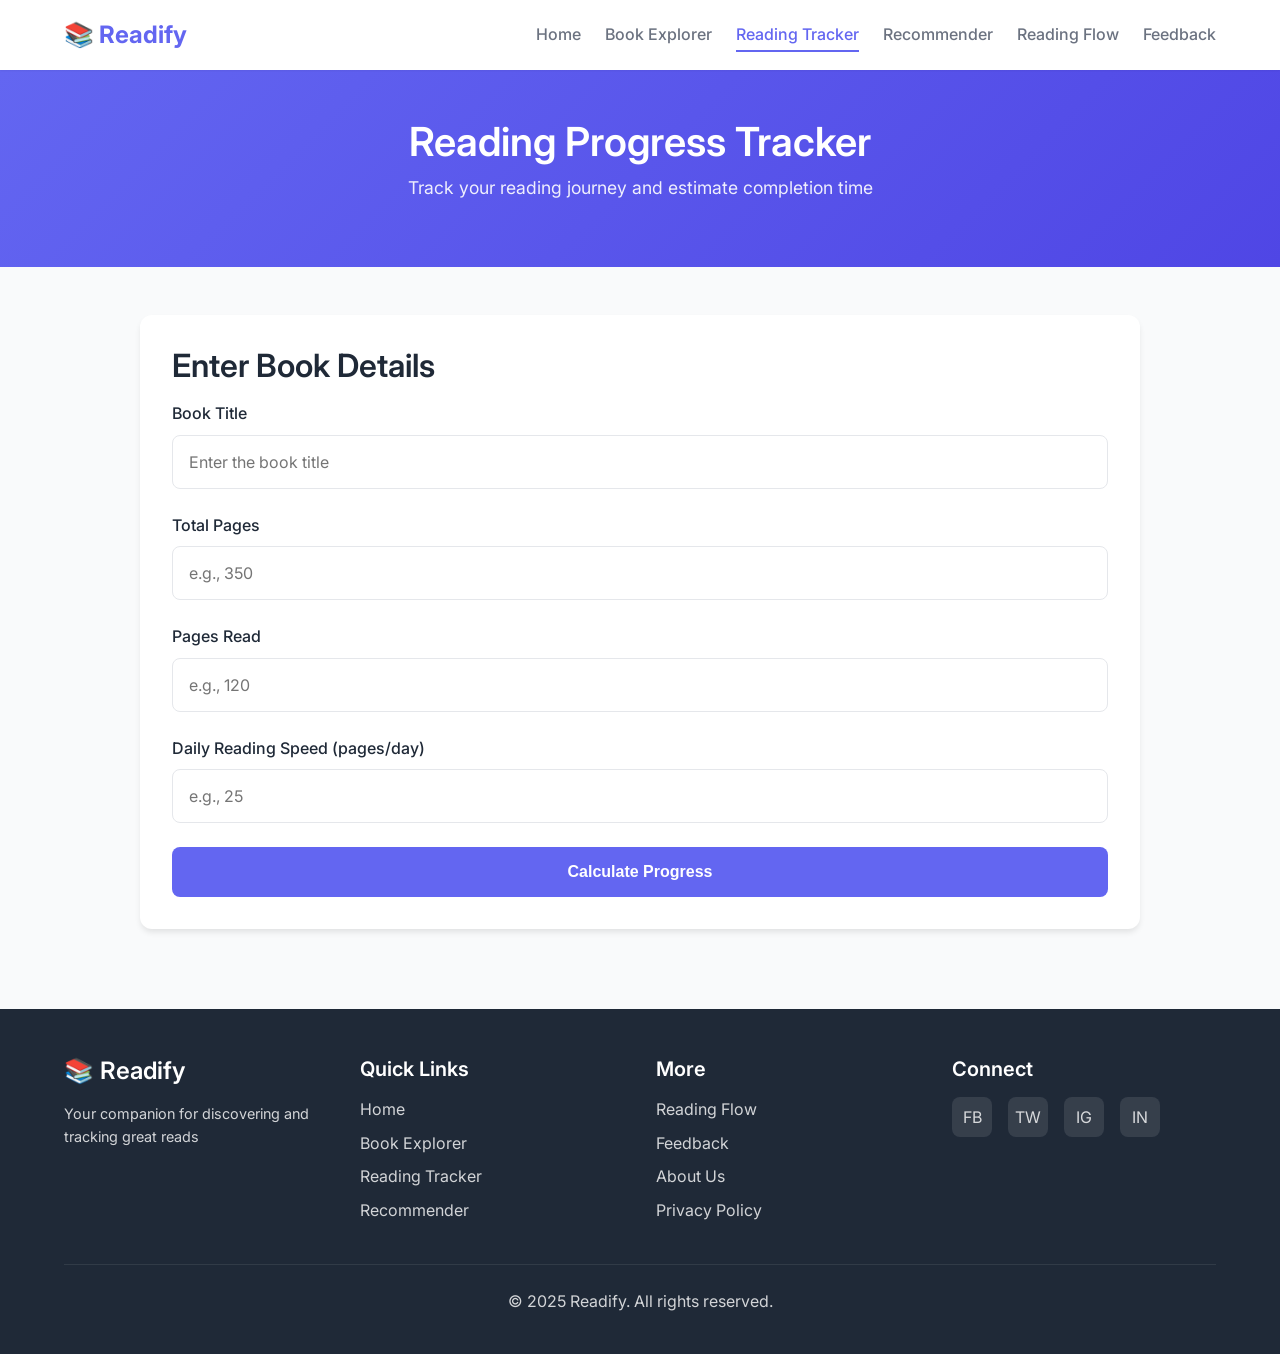
<file: tracker.html>
<!DOCTYPE html>
<html lang="en">
<head>
    <meta charset="UTF-8">
    <meta name="viewport" content="width=device-width, initial-scale=1.0">
    <meta name="description" content="Track your reading progress">
    <meta name="theme-color" content="#6366f1">
    <title>Reading Tracker - Readify</title>
    <link rel="icon" type="image/png" href="assets/favicon.png">
    <link rel="manifest" href="manifest.json">
    <link rel="stylesheet" href="css/styles.css">
    <link href="https://fonts.googleapis.com/css2?family=Inter:wght@300;400;500;600;700&family=Merriweather:wght@300;400;700&display=swap" rel="stylesheet">
</head>
<body>
    <!-- Navigation -->
    <nav class="navbar">
        <div class="nav-container">
            <a href="index.html" class="logo">📚 Readify</a>
            <button class="hamburger" id="hamburger" aria-label="Toggle navigation">
                <span></span>
                <span></span>
                <span></span>
            </button>
            <ul class="nav-menu" id="navMenu">
                <li><a href="index.html">Home</a></li>
                <li><a href="explorer.html">Book Explorer</a></li>
                <li><a href="tracker.html" class="active">Reading Tracker</a></li>
                <li><a href="recommender.html">Recommender</a></li>
                <li><a href="reading-flow.html">Reading Flow</a></li>
                <li><a href="feedback.html">Feedback</a></li>
            </ul>
        </div>
    </nav>

    <!-- Page Header -->
    <header class="page-header">
        <div class="container">
            <h1>Reading Progress Tracker</h1>
            <p>Track your reading journey and estimate completion time</p>
        </div>
    </header>

    <!-- Tracker Form -->
    <section class="tracker-section">
        <div class="container">
            <div class="tracker-container">
                <div class="tracker-form-card">
                    <h2>Enter Book Details</h2>
                    <form id="trackerForm">
                        <div class="form-group">
                            <label for="bookTitle">Book Title</label>
                            <input 
                                type="text" 
                                id="bookTitle" 
                                placeholder="Enter the book title"
                                required
                            >
                        </div>

                        <div class="form-group">
                            <label for="totalPages">Total Pages</label>
                            <input 
                                type="number" 
                                id="totalPages" 
                                placeholder="e.g., 350"
                                min="1"
                                required
                            >
                        </div>

                        <div class="form-group">
                            <label for="pagesRead">Pages Read</label>
                            <input 
                                type="number" 
                                id="pagesRead" 
                                placeholder="e.g., 120"
                                min="0"
                                required
                            >
                        </div>

                        <div class="form-group">
                            <label for="readingSpeed">Daily Reading Speed (pages/day)</label>
                            <input 
                                type="number" 
                                id="readingSpeed" 
                                placeholder="e.g., 25"
                                min="1"
                                required
                            >
                        </div>

                        <button type="submit" class="btn-primary">Calculate Progress</button>
                    </form>
                </div>

                <!-- Results Display -->
                <div class="tracker-results" id="trackerResults" style="display: none;">
                    <h2>Your Reading Progress</h2>
                    
                    <div class="result-card">
                        <h3 id="resultBookTitle">Recommended Book</h3>

                        
                        <div class="progress-stats">
                            <div class="stat-item">
                                <span class="stat-label">Pages Read</span>
                                <span class="stat-value" id="statPagesRead"></span>
                            </div>
                            <div class="stat-item">
                                <span class="stat-label">Total Pages</span>
                                <span class="stat-value" id="statTotalPages"></span>
                            </div>
                            <div class="stat-item">
                                <span class="stat-label">Completion</span>
                                <span class="stat-value percentage" id="statPercentage"></span>
                            </div>
                        </div>

                        <div class="progress-bar-container">
                            <div class="progress-bar" id="progressBar">
                                <div class="progress-fill" id="progressFill"></div>
                            </div>
                        </div>

                        <div class="estimate-section">
                            <div class="estimate-card">
                                <div class="estimate-icon">📅</div>
                                <div class="estimate-content">
                                    <h4>Estimated Completion</h4>
                                    <p id="estimatedDays" class="estimate-value"></p>
                                    <p id="estimatedDate" class="estimate-date"></p>
                                </div>
                            </div>
                        </div>

                        <div class="action-buttons">
                            <button id="saveProgress" class="btn-secondary">Save Progress</button>
                            <button id="resetTracker" class="btn-outline">New Book</button>
                        </div>

                        <div id="saveMessage" class="save-message"></div>
                    </div>
                </div>

                <!-- Saved Progress -->
                <div class="saved-progress" id="savedProgressSection" style="display: none;">
                    <h3>Saved Books</h3>
                    <div id="savedBooksList" class="saved-books-list">
                        <!-- Saved books will be populated here -->
                    </div>
                </div>
            </div>
        </div>
    </section>

    <!-- Footer -->
    <footer class="footer">
        <div class="container">
            <div class="footer-content">
                <div class="footer-section">
                    <h3>📚 Readify</h3>
                    <p>Your companion for discovering and tracking great reads</p>
                </div>
                <div class="footer-section">
                    <h4>Quick Links</h4>
                    <ul>
                        <li><a href="index.html">Home</a></li>
                        <li><a href="explorer.html">Book Explorer</a></li>
                        <li><a href="tracker.html">Reading Tracker</a></li>
                        <li><a href="recommender.html">Recommender</a></li>
                    </ul>
                </div>
                <div class="footer-section">
                    <h4>More</h4>
                    <ul>
                        <li><a href="reading-flow.html">Reading Flow</a></li>
                        <li><a href="feedback.html">Feedback</a></li>
                        <li><a href="#about">About Us</a></li>
                        <li><a href="#privacy">Privacy Policy</a></li>
                    </ul>
                </div>
                <div class="footer-section">
                    <h4>Connect</h4>
                    <div class="social-links">
                        <a href="#" aria-label="Facebook">FB</a>
                        <a href="#" aria-label="Twitter">TW</a>
                        <a href="#" aria-label="Instagram">IG</a>
                        <a href="#" aria-label="LinkedIn">IN</a>
                    </div>
                </div>
            </div>
            <div class="footer-bottom">
                <p>&copy; 2025 Readify. All rights reserved.</p>
            </div>
        </div>
    </footer>

    <script src="js/common.js"></script>
    <script src="js/tracker.js"></script>
</body>
</html>
</file>
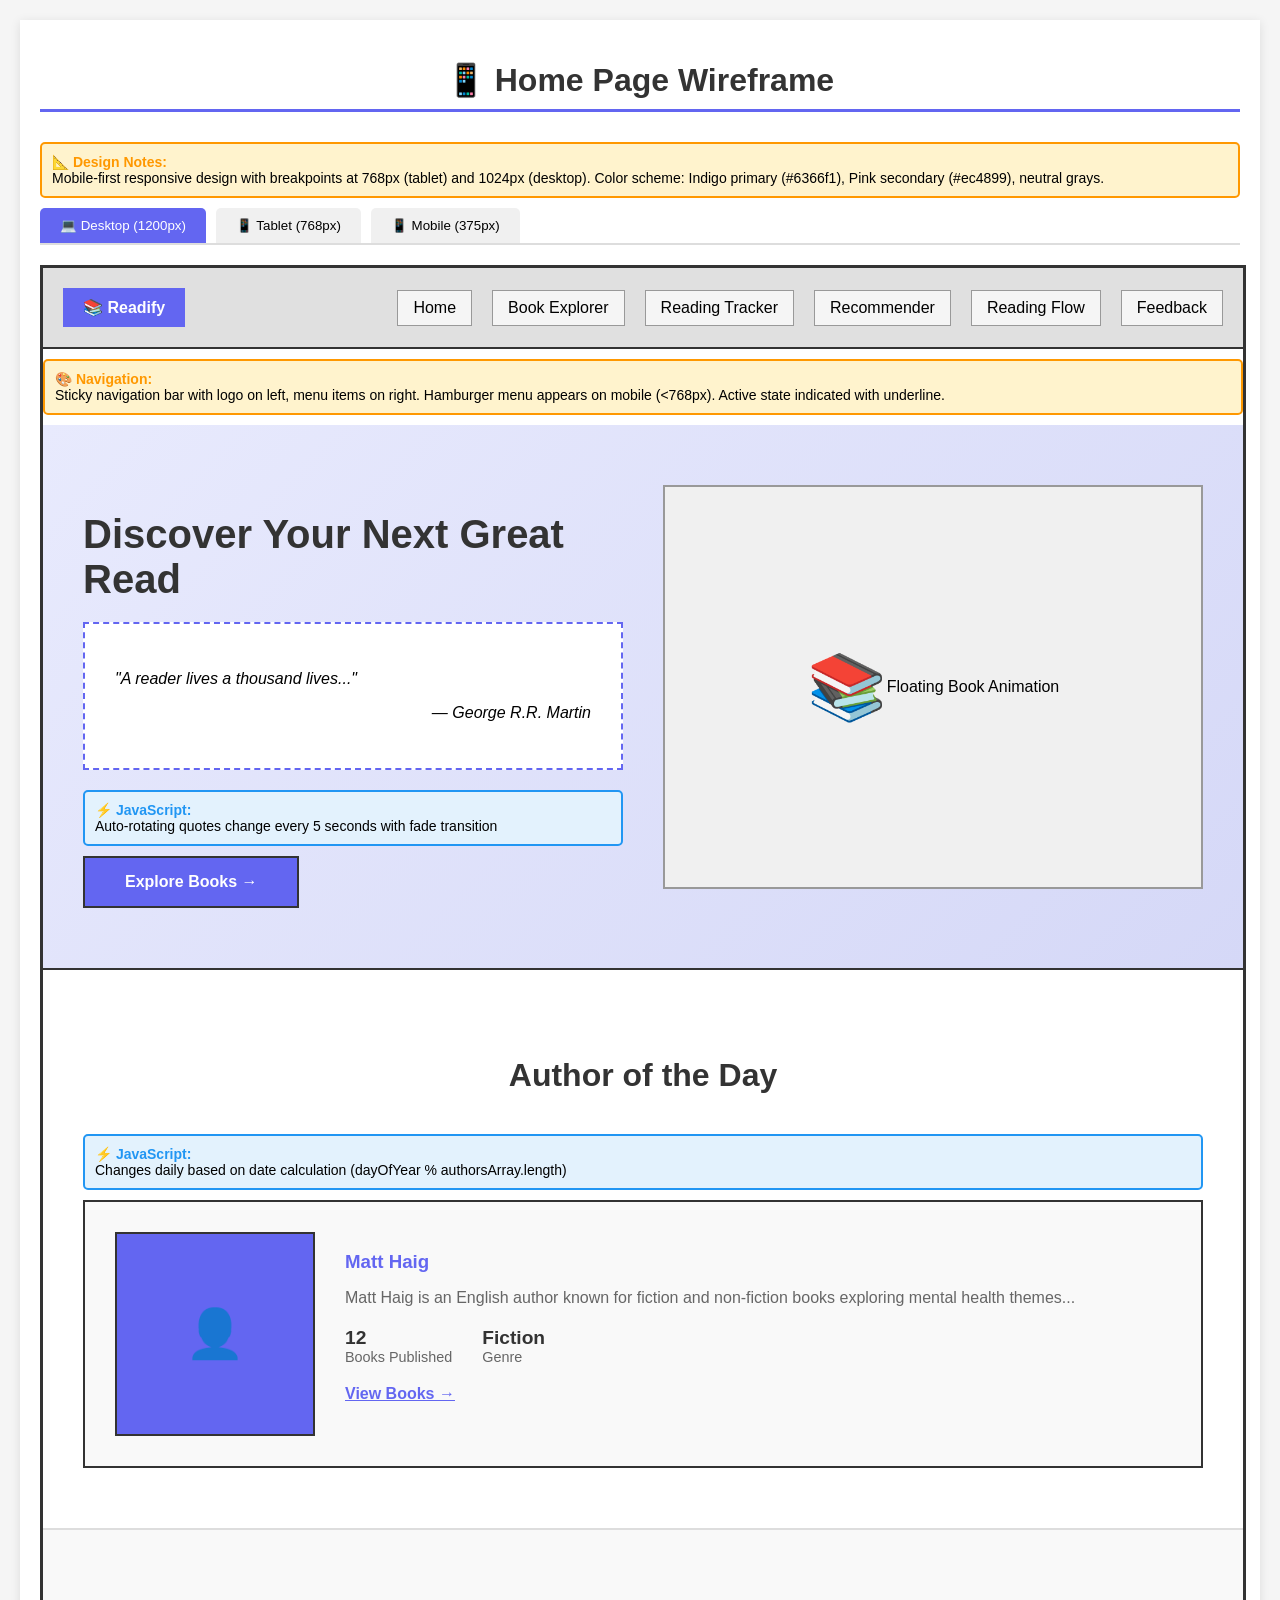
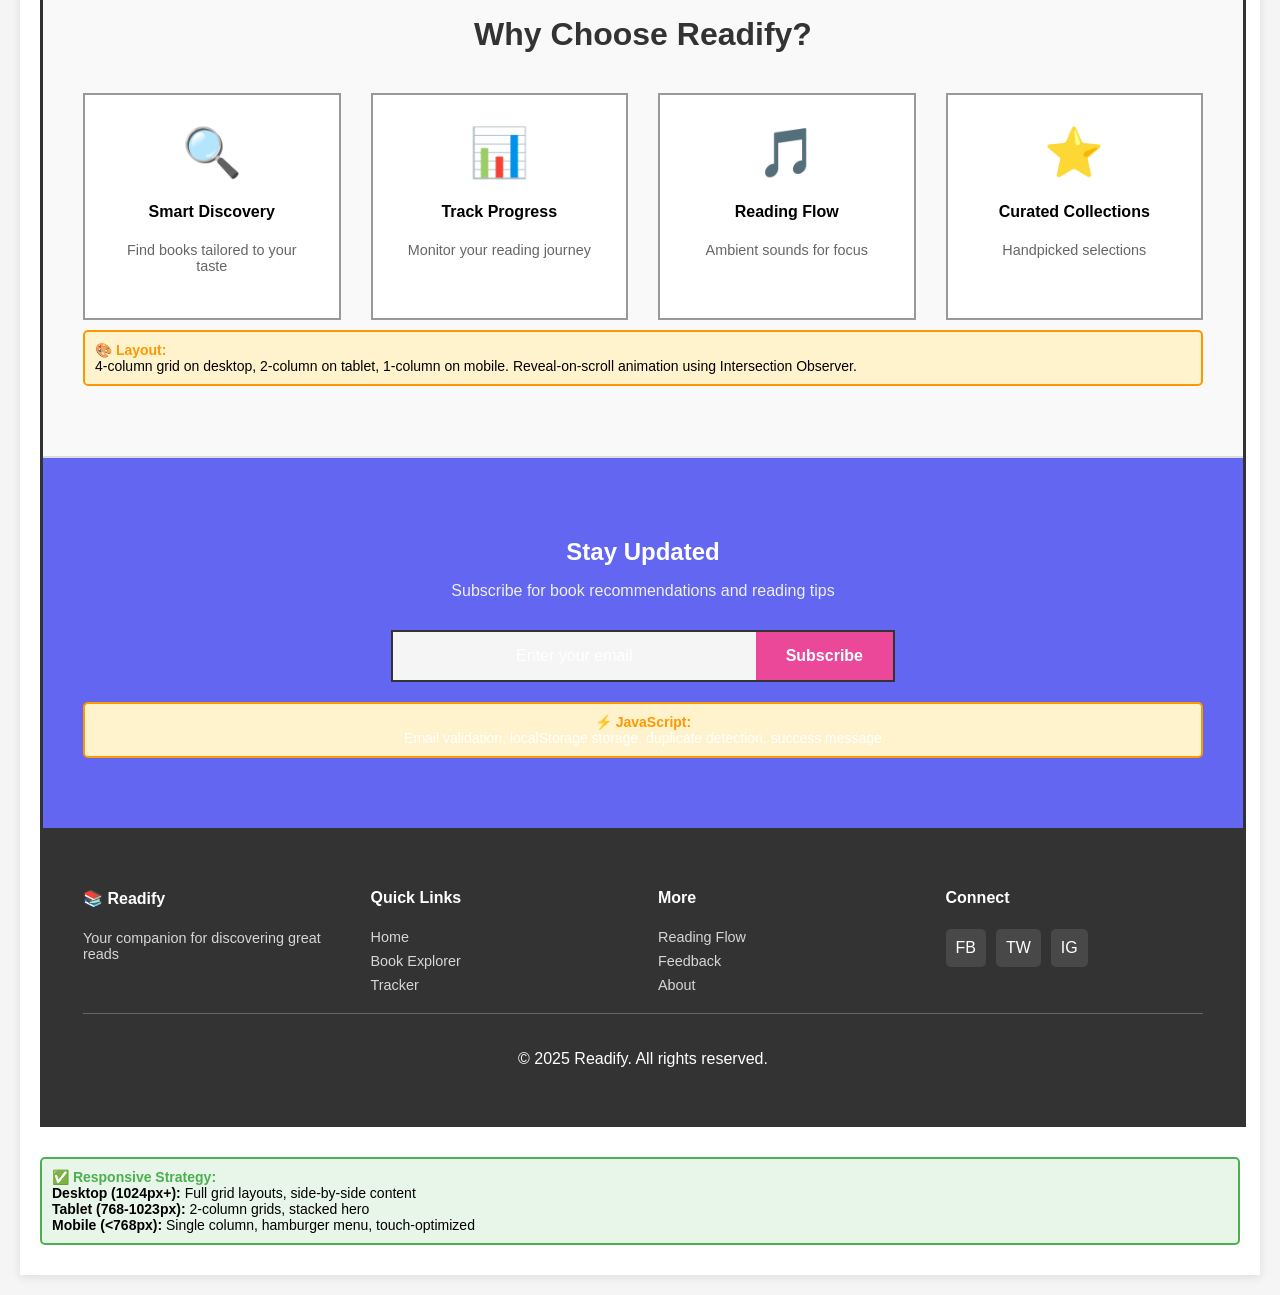
<file: wireframes/01-home-wireframe.html>
<!DOCTYPE html>
<html lang="en">
<head>
    <meta charset="UTF-8">
    <meta name="viewport" content="width=device-width, initial-scale=1.0">
    <title>Wireframe - Home Page</title>
    <style>
        body {
            font-family: Arial, sans-serif;
            margin: 0;
            padding: 20px;
            background: #f5f5f5;
        }
        .wireframe-container {
            max-width: 1200px;
            margin: 0 auto;
            background: white;
            padding: 20px;
            box-shadow: 0 2px 10px rgba(0,0,0,0.1);
        }
        .wireframe-title {
            text-align: center;
            color: #333;
            border-bottom: 3px solid #6366f1;
            padding-bottom: 10px;
            margin-bottom: 30px;
        }
        .device-tabs {
            display: flex;
            gap: 10px;
            margin-bottom: 20px;
            border-bottom: 2px solid #ddd;
        }
        .device-tab {
            padding: 10px 20px;
            cursor: pointer;
            border: none;
            background: #f0f0f0;
            border-radius: 5px 5px 0 0;
        }
        .device-tab.active {
            background: #6366f1;
            color: white;
        }
        .wireframe {
            border: 3px solid #333;
            background: white;
            margin: 0 auto;
        }
        .desktop { width: 100%; }
        .tablet { width: 768px; }
        .mobile { width: 375px; }
        
        /* Wireframe Elements */
        .wf-nav {
            background: #e0e0e0;
            padding: 20px;
            border-bottom: 2px solid #333;
            display: flex;
            justify-content: space-between;
            align-items: center;
        }
        .wf-logo {
            background: #6366f1;
            color: white;
            padding: 10px 20px;
            font-weight: bold;
        }
        .wf-menu {
            display: flex;
            gap: 20px;
        }
        .wf-menu-item {
            background: #f5f5f5;
            padding: 8px 15px;
            border: 1px solid #999;
        }
        .wf-hamburger {
            display: none;
            background: #333;
            color: white;
            padding: 10px;
            width: 40px;
            height: 40px;
            text-align: center;
        }
        .wf-hero {
            background: linear-gradient(135deg, #e8eafd, #d5d8f7);
            padding: 60px 40px;
            display: grid;
            grid-template-columns: 1fr 1fr;
            gap: 40px;
            border-bottom: 2px solid #333;
        }
        .wf-hero-content h1 {
            font-size: 2.5rem;
            margin-bottom: 20px;
            color: #333;
        }
        .wf-quote-box {
            background: white;
            border: 2px dashed #6366f1;
            padding: 30px;
            margin: 20px 0;
            font-style: italic;
        }
        .wf-cta-button {
            background: #6366f1;
            color: white;
            padding: 15px 40px;
            display: inline-block;
            font-weight: bold;
            border: 2px solid #333;
        }
        .wf-hero-image {
            background: #f0f0f0;
            border: 2px solid #999;
            height: 400px;
            display: flex;
            align-items: center;
            justify-content: center;
            font-size: 4rem;
        }
        .wf-section {
            padding: 60px 40px;
            border-bottom: 2px solid #ddd;
        }
        .wf-section-title {
            text-align: center;
            font-size: 2rem;
            margin-bottom: 40px;
            color: #333;
        }
        .wf-author-card {
            background: #f9f9f9;
            border: 2px solid #333;
            padding: 30px;
            display: grid;
            grid-template-columns: 200px 1fr;
            gap: 30px;
        }
        .wf-author-image {
            background: #6366f1;
            height: 200px;
            border: 2px solid #333;
            display: flex;
            align-items: center;
            justify-content: center;
            color: white;
            font-size: 3rem;
        }
        .wf-features-grid {
            display: grid;
            grid-template-columns: repeat(4, 1fr);
            gap: 30px;
        }
        .wf-feature-card {
            background: white;
            border: 2px solid #999;
            padding: 30px;
            text-align: center;
        }
        .wf-feature-icon {
            font-size: 3rem;
            margin-bottom: 15px;
        }
        .wf-newsletter {
            background: #6366f1;
            color: white;
            padding: 60px 40px;
            text-align: center;
        }
        .wf-newsletter-form {
            background: white;
            display: flex;
            max-width: 500px;
            margin: 20px auto;
            border: 2px solid #333;
        }
        .wf-input {
            flex: 1;
            padding: 15px;
            border: none;
            background: #f5f5f5;
        }
        .wf-submit {
            background: #ec4899;
            color: white;
            padding: 15px 30px;
            border: none;
            font-weight: bold;
        }
        .wf-footer {
            background: #333;
            color: white;
            padding: 40px;
        }
        .wf-footer-grid {
            display: grid;
            grid-template-columns: repeat(4, 1fr);
            gap: 30px;
            margin-bottom: 20px;
        }
        .wf-footer-bottom {
            text-align: center;
            padding-top: 20px;
            border-top: 1px solid #666;
        }
        
        /* Annotations */
        .annotation {
            background: #fff3cd;
            border: 2px solid #ff9800;
            padding: 10px;
            margin: 10px 0;
            font-size: 14px;
            border-radius: 5px;
        }
        .annotation-label {
            font-weight: bold;
            color: #ff9800;
        }
        
        /* Mobile Wireframe Styles */
        @media (max-width: 768px) {
            .wf-menu { display: none; }
            .wf-hamburger { display: block; }
            .wf-hero { grid-template-columns: 1fr; }
            .wf-hero-image { display: none; }
            .wf-features-grid { grid-template-columns: 1fr; }
            .wf-author-card { grid-template-columns: 1fr; }
            .wf-footer-grid { grid-template-columns: 1fr; }
        }
    </style>
</head>
<body>
    <div class="wireframe-container">
        <h1 class="wireframe-title">📱 Home Page Wireframe</h1>
        
        <div class="annotation">
            <div class="annotation-label">📐 Design Notes:</div>
            Mobile-first responsive design with breakpoints at 768px (tablet) and 1024px (desktop).
            Color scheme: Indigo primary (#6366f1), Pink secondary (#ec4899), neutral grays.
        </div>

        <div class="device-tabs">
            <button class="device-tab active">💻 Desktop (1200px)</button>
            <button class="device-tab">📱 Tablet (768px)</button>
            <button class="device-tab">📱 Mobile (375px)</button>
        </div>

        <div class="wireframe desktop">
            <!-- Navigation -->
            <div class="wf-nav">
                <div class="wf-logo">📚 Readify</div>
                <div class="wf-menu">
                    <div class="wf-menu-item">Home</div>
                    <div class="wf-menu-item">Book Explorer</div>
                    <div class="wf-menu-item">Reading Tracker</div>
                    <div class="wf-menu-item">Recommender</div>
                    <div class="wf-menu-item">Reading Flow</div>
                    <div class="wf-menu-item">Feedback</div>
                </div>
                <div class="wf-hamburger">☰</div>
            </div>
            
            <div class="annotation">
                <div class="annotation-label">🎨 Navigation:</div>
                Sticky navigation bar with logo on left, menu items on right. 
                Hamburger menu appears on mobile (<768px). Active state indicated with underline.
            </div>

            <!-- Hero Section -->
            <div class="wf-hero">
                <div class="wf-hero-content">
                    <h1>Discover Your Next Great Read</h1>
                    <div class="wf-quote-box">
                        <p>"A reader lives a thousand lives..."</p>
                        <p style="text-align: right; margin-top: 10px;">— George R.R. Martin</p>
                    </div>
                    <div class="annotation" style="background: #e3f2fd; border-color: #2196f3;">
                        <div class="annotation-label" style="color: #2196f3;">⚡ JavaScript:</div>
                        Auto-rotating quotes change every 5 seconds with fade transition
                    </div>
                    <div class="wf-cta-button">Explore Books →</div>
                </div>
                <div class="wf-hero-image">
                    📚<br>
                    <span style="font-size: 1rem;">Floating Book Animation</span>
                </div>
            </div>

            <!-- Author of the Day -->
            <div class="wf-section">
                <h2 class="wf-section-title">Author of the Day</h2>
                <div class="annotation" style="background: #e3f2fd; border-color: #2196f3;">
                    <div class="annotation-label" style="color: #2196f3;">⚡ JavaScript:</div>
                    Changes daily based on date calculation (dayOfYear % authorsArray.length)
                </div>
                <div class="wf-author-card">
                    <div class="wf-author-image">👤</div>
                    <div>
                        <h3 style="color: #6366f1; margin-bottom: 10px;">Matt Haig</h3>
                        <p style="color: #666; margin-bottom: 20px;">
                            Matt Haig is an English author known for fiction and non-fiction books exploring mental health themes...
                        </p>
                        <div style="display: flex; gap: 30px; margin-bottom: 20px;">
                            <div>
                                <strong style="font-size: 1.2rem; color: #333;">12</strong>
                                <div style="color: #666; font-size: 0.9rem;">Books Published</div>
                            </div>
                            <div>
                                <strong style="font-size: 1.2rem; color: #333;">Fiction</strong>
                                <div style="color: #666; font-size: 0.9rem;">Genre</div>
                            </div>
                        </div>
                        <a href="#" style="color: #6366f1; font-weight: bold;">View Books →</a>
                    </div>
                </div>
            </div>

            <!-- Features Section -->
            <div class="wf-section" style="background: #f9f9f9;">
                <h2 class="wf-section-title">Why Choose Readify?</h2>
                <div class="wf-features-grid">
                    <div class="wf-feature-card">
                        <div class="wf-feature-icon">🔍</div>
                        <h4>Smart Discovery</h4>
                        <p style="color: #666; font-size: 0.9rem;">
                            Find books tailored to your taste
                        </p>
                    </div>
                    <div class="wf-feature-card">
                        <div class="wf-feature-icon">📊</div>
                        <h4>Track Progress</h4>
                        <p style="color: #666; font-size: 0.9rem;">
                            Monitor your reading journey
                        </p>
                    </div>
                    <div class="wf-feature-card">
                        <div class="wf-feature-icon">🎵</div>
                        <h4>Reading Flow</h4>
                        <p style="color: #666; font-size: 0.9rem;">
                            Ambient sounds for focus
                        </p>
                    </div>
                    <div class="wf-feature-card">
                        <div class="wf-feature-icon">⭐</div>
                        <h4>Curated Collections</h4>
                        <p style="color: #666; font-size: 0.9rem;">
                            Handpicked selections
                        </p>
                    </div>
                </div>
                <div class="annotation">
                    <div class="annotation-label">🎨 Layout:</div>
                    4-column grid on desktop, 2-column on tablet, 1-column on mobile.
                    Reveal-on-scroll animation using Intersection Observer.
                </div>
            </div>

            <!-- Newsletter -->
            <div class="wf-newsletter">
                <h2 style="margin-bottom: 10px;">Stay Updated</h2>
                <p style="margin-bottom: 30px; opacity: 0.9;">
                    Subscribe for book recommendations and reading tips
                </p>
                <div class="wf-newsletter-form">
                    <div class="wf-input">Enter your email</div>
                    <div class="wf-submit">Subscribe</div>
                </div>
                <div class="annotation" style="margin-top: 20px;">
                    <div class="annotation-label">⚡ JavaScript:</div>
                    Email validation, localStorage storage, duplicate detection, success message
                </div>
            </div>

            <!-- Footer -->
            <div class="wf-footer">
                <div class="wf-footer-grid">
                    <div>
                        <h4>📚 Readify</h4>
                        <p style="opacity: 0.8; font-size: 0.9rem;">
                            Your companion for discovering great reads
                        </p>
                    </div>
                    <div>
                        <h4>Quick Links</h4>
                        <div style="display: flex; flex-direction: column; gap: 8px; font-size: 0.9rem;">
                            <a href="#" style="color: rgba(255,255,255,0.8); text-decoration: none;">Home</a>
                            <a href="#" style="color: rgba(255,255,255,0.8); text-decoration: none;">Book Explorer</a>
                            <a href="#" style="color: rgba(255,255,255,0.8); text-decoration: none;">Tracker</a>
                        </div>
                    </div>
                    <div>
                        <h4>More</h4>
                        <div style="display: flex; flex-direction: column; gap: 8px; font-size: 0.9rem;">
                            <a href="#" style="color: rgba(255,255,255,0.8); text-decoration: none;">Reading Flow</a>
                            <a href="#" style="color: rgba(255,255,255,0.8); text-decoration: none;">Feedback</a>
                            <a href="#" style="color: rgba(255,255,255,0.8); text-decoration: none;">About</a>
                        </div>
                    </div>
                    <div>
                        <h4>Connect</h4>
                        <div style="display: flex; gap: 10px; margin-top: 10px;">
                            <div style="background: rgba(255,255,255,0.1); padding: 10px; border-radius: 5px;">FB</div>
                            <div style="background: rgba(255,255,255,0.1); padding: 10px; border-radius: 5px;">TW</div>
                            <div style="background: rgba(255,255,255,0.1); padding: 10px; border-radius: 5px;">IG</div>
                        </div>
                    </div>
                </div>
                <div class="wf-footer-bottom">
                    <p>© 2025 Readify. All rights reserved.</p>
                </div>
            </div>
        </div>

        <div class="annotation" style="margin-top: 30px; background: #e8f5e9; border-color: #4caf50;">
            <div class="annotation-label" style="color: #4caf50;">✅ Responsive Strategy:</div>
            <strong>Desktop (1024px+):</strong> Full grid layouts, side-by-side content<br>
            <strong>Tablet (768-1023px):</strong> 2-column grids, stacked hero<br>
            <strong>Mobile (<768px):</strong> Single column, hamburger menu, touch-optimized
        </div>
    </div>

    <script>
        // Simple tab switching for demonstration
        const tabs = document.querySelectorAll('.device-tab');
        const wireframe = document.querySelector('.wireframe');
        
        tabs.forEach((tab, index) => {
            tab.addEventListener('click', () => {
                tabs.forEach(t => t.classList.remove('active'));
                tab.classList.add('active');
                
                wireframe.className = 'wireframe';
                if (index === 0) wireframe.classList.add('desktop');
                if (index === 1) wireframe.classList.add('tablet');
                if (index === 2) wireframe.classList.add('mobile');
            });
        });
    </script>
</body>
</html>
</file>
<file: css/styles.css>
/* ===== CSS Reset & Base Styles ===== */
* {
    margin: 0;
    padding: 0;
    box-sizing: border-box;
}

:root {
    /* Color Palette */
    --primary-color: #6366f1;
    --primary-dark: #4f46e5;
    --primary-light: #818cf8;
    --secondary-color: #ec4899;
    
    --text-primary: #1f2937;
    --text-secondary: #6b7280;
    
    --bg-primary: #ffffff;
    --bg-secondary: #f9fafb;
    --bg-tertiary: #f3f4f6;
    
    --border-color: #e5e7eb;
    --shadow-sm: 0 1px 2px 0 rgba(0, 0, 0, 0.05);
    --shadow-md: 0 4px 6px -1px rgba(0, 0, 0, 0.1);
    --shadow-lg: 0 10px 15px -3px rgba(0, 0, 0, 0.1);
    
    /* Typography */
    --font-primary: 'Inter', -apple-system, BlinkMacSystemFont, 'Segoe UI', sans-serif;
    --font-secondary: 'Merriweather', Georgia, serif;
    
    /* Spacing */
    --spacing-xs: 0.25rem;
    --spacing-sm: 0.5rem;
    --spacing-md: 1rem;
    --spacing-lg: 1.5rem;
    --spacing-xl: 2rem;
    --spacing-2xl: 3rem;
    
    /* Transitions */
    --transition-fast: 150ms ease;
    --transition-base: 250ms ease;
    --transition-slow: 350ms ease;
}

html {
    scroll-behavior: smooth;
}

body {
    font-family: var(--font-primary);
    color: var(--text-primary);
    background-color: var(--bg-primary);
    line-height: 1.6;
    overflow-x: hidden;
}

.container {
    max-width: 1200px;
    margin: 0 auto;
    padding: 0 var(--spacing-lg);
}

/* ===== Typography ===== */
h1, h2, h3, h4 {
    font-weight: 600;
    line-height: 1.2;
    margin-bottom: var(--spacing-md);
}

h1 { font-size: 2.5rem; }
h2 { font-size: 2rem; }
h3 { font-size: 1.5rem; }
h4 { font-size: 1.25rem; }

p {
    margin-bottom: var(--spacing-md);
}

/* ===== Navigation ===== */
.navbar {
    background-color: var(--bg-primary);
    box-shadow: var(--shadow-sm);
    position: sticky;
    top: 0;
    z-index: 1000;
    transition: box-shadow var(--transition-base);
}

.navbar.scrolled {
    box-shadow: var(--shadow-md);
}

.nav-container {
    max-width: 1200px;
    margin: 0 auto;
    padding: var(--spacing-md) var(--spacing-lg);
    display: flex;
    justify-content: space-between;
    align-items: center;
}

.logo {
    font-size: 1.5rem;
    font-weight: 700;
    color: var(--primary-color);
    text-decoration: none;
    transition: color var(--transition-fast);
}

.logo:hover {
    color: var(--primary-dark);
}

.nav-menu {
    display: flex;
    list-style: none;
    gap: var(--spacing-lg);
    align-items: center;
}

.nav-menu a {
    color: var(--text-secondary);
    text-decoration: none;
    font-weight: 500;
    transition: color var(--transition-fast);
    position: relative;
}

.nav-menu a:hover,
.nav-menu a.active {
    color: var(--primary-color);
}

.nav-menu a.active::after {
    content: '';
    position: absolute;
    bottom: -8px;
    left: 0;
    width: 100%;
    height: 2px;
    background-color: var(--primary-color);
}

.hamburger {
    display: none;
    flex-direction: column;
    gap: 5px;
    background: none;
    border: none;
    cursor: pointer;
    padding: var(--spacing-sm);
}

.hamburger span {
    display: block;
    width: 25px;
    height: 3px;
    background-color: var(--text-primary);
    transition: all var(--transition-base);
}

.hamburger.active span:nth-child(1) {
    transform: rotate(45deg) translate(8px, 8px);
}

.hamburger.active span:nth-child(2) {
    opacity: 0;
}

.hamburger.active span:nth-child(3) {
    transform: rotate(-45deg) translate(7px, -7px);
}

/* ===== Hero Section ===== */
.hero {
    background: linear-gradient(135deg, #667eea 0%, #764ba2 100%);
    color: white;
    padding: var(--spacing-2xl) 0;
    min-height: 500px;
    display: flex;
    align-items: center;
}

.hero-container {
    display: grid;
    grid-template-columns: 1fr 1fr;
    gap: var(--spacing-2xl);
    align-items: center;
}

.hero-content {
    animation: fadeInUp 0.8s ease-out;
}

.hero-title {
    font-size: 3rem;
    margin-bottom: var(--spacing-lg);
    color: white;
}

.quote-container {
    margin: var(--spacing-xl) 0;
    padding: var(--spacing-lg);
    background-color: rgba(255, 255, 255, 0.1);
    border-radius: 12px;
    backdrop-filter: blur(10px);
}

.rotating-quote {
    font-family: var(--font-secondary);
    font-style: italic;
}

.quote-text {
    font-size: 1.25rem;
    margin-bottom: var(--spacing-md);
    line-height: 1.8;
}

.quote-author {
    display: block;
    font-size: 1rem;
    opacity: 0.9;
    font-style: normal;
}

.cta-button {
    display: inline-block;
    background-color: white;
    color: var(--primary-color);
    padding: var(--spacing-md) var(--spacing-xl);
    border-radius: 8px;
    text-decoration: none;
    font-weight: 600;
    transition: all var(--transition-base);
    box-shadow: var(--shadow-md);
}

.cta-button:hover {
    transform: translateY(-2px);
    box-shadow: var(--shadow-lg);
}

.hero-image {
    display: flex;
    justify-content: center;
    align-items: center;
}

.floating-book {
    width: 300px;
    height: 400px;
    background: linear-gradient(145deg, #f0f0f0, #cacaca);
    border-radius: 10px;
    box-shadow: 0 20px 60px rgba(0, 0, 0, 0.3);
    position: relative;
    animation: float 3s ease-in-out infinite;
}

.floating-book::before {
    content: '📚';
    position: absolute;
    font-size: 8rem;
    top: 50%;
    left: 50%;
    transform: translate(-50%, -50%);
}

/* ===== Author of the Day ===== */
.section-title {
    text-align: center;
    margin-bottom: var(--spacing-xl);
    font-size: 2.5rem;
}

.author-card {
    display: grid;
    grid-template-columns: 200px 1fr;
    gap: var(--spacing-xl);
    background-color: var(--bg-primary);
    padding: var(--spacing-xl);
    border-radius: 12px;
    box-shadow: var(--shadow-md);
    max-width: 800px;
    margin: 0 auto;
    transition: transform var(--transition-base);
}

.author-avatar {
    width: 100%;
    height: 200px;
    background: linear-gradient(135deg, var(--primary-color), var(--secondary-color));
    border-radius: 12px;
    display: flex;
    align-items: center;
    justify-content: center;
    font-size: 4rem;
}

.author-bio {
    color: var(--text-secondary);
    margin-bottom: var(--spacing-lg);
}

.author-stats {
    display: flex;
    gap: var(--spacing-lg);
    margin-bottom: var(--spacing-lg);
}

.stat {
    font-size: 0.9rem;
    color: var(--text-secondary);
}

.stat strong {
    color: var(--text-primary);
    display: block;
    font-size: 1.1rem;
}

.author-link {
    color: var(--primary-color);
    text-decoration: none;
    font-weight: 600;
    transition: color var(--transition-fast);
}

.author-link:hover {
    color: var(--primary-dark);
}

/* ===== Features Section ===== */
.features {
    padding: var(--spacing-2xl) 0;
}

.features-grid {
    display: grid;
    grid-template-columns: repeat(auto-fit, minmax(250px, 1fr));
    gap: var(--spacing-xl);
}

.feature-card {
    background-color: var(--bg-primary);
    padding: var(--spacing-xl);
    border-radius: 12px;
    box-shadow: var(--shadow-sm);
    text-align: center;
}

.author-name,
.feature-card h3 {
    color: var(--primary-color);
    margin-bottom: var(--spacing-sm);
}

/* ===== Newsletter Section ===== */
.newsletter h2 {
    color: white;
    margin-bottom: var(--spacing-md);
}

.newsletter p {
    font-size: 1.1rem;
    margin-bottom: var(--spacing-xl);
    opacity: 0.9;
}

.newsletter-form {
    display: flex;
    max-width: 500px;
    margin: 0 auto;
    gap: var(--spacing-sm);
}

.newsletter-form input {
    flex: 1;
    padding: var(--spacing-md);
    border: none;
    border-radius: 8px;
    font-size: 1rem;
}

.subscribe-btn {
    background-color: var(--secondary-color);
    color: white;
    border: none;
    padding: var(--spacing-md) var(--spacing-xl);
    border-radius: 8px;
    font-weight: 600;
    cursor: pointer;
    transition: all var(--transition-base);
}

.subscribe-btn:hover {
    background-color: #db2777;
    transform: translateY(-2px);
}

.form-message {
    margin-top: var(--spacing-md);
    font-weight: 500;
}

/* ===== Footer ===== */
.footer {
    background-color: var(--text-primary);
    color: white;
    padding: var(--spacing-2xl) 0 var(--spacing-lg);
}

.footer-content {
    display: grid;
    grid-template-columns: repeat(auto-fit, minmax(200px, 1fr));
    gap: var(--spacing-xl);
    margin-bottom: var(--spacing-xl);
}

.footer-section h3,
.footer-section h4 {
    margin-bottom: var(--spacing-md);
    color: white;
}

.footer-section p {
    opacity: 0.8;
    font-size: 0.9rem;
}

.footer-section ul {
    list-style: none;
}

.footer-section ul li {
    margin-bottom: var(--spacing-sm);
}

.footer-section a {
    color: rgba(255, 255, 255, 0.8);
    text-decoration: none;
    transition: color var(--transition-fast);
}

.footer-section a:hover {
    color: white;
}

.social-links a {
    width: 40px;
    height: 40px;
    background-color: rgba(255, 255, 255, 0.1);
    display: flex;
    align-items: center;
    justify-content: center;
    border-radius: 8px;
    transition: all var(--transition-base);
}

.social-links a:hover {
    background-color: var(--primary-color);
    transform: translateY(-2px);
}

.footer-bottom {
    text-align: center;
    padding-top: var(--spacing-lg);
    border-top: 1px solid rgba(255, 255, 255, 0.1);
    opacity: 0.8;
}

/* ===== Page Header ===== */
.newsletter,
.page-header {
    background: linear-gradient(135deg, var(--primary-color), var(--primary-dark));
    color: white;
    padding: var(--spacing-2xl) 0;
    text-align: center;
}

.page-header p {
    font-size: 1.1rem;
    opacity: 0.9;
}

/* ===== Book Explorer ===== */
.search-section {
    background-color: var(--bg-secondary);
    padding: var(--spacing-xl) 0;
}

.search-controls {
    display: flex;
    gap: var(--spacing-lg);
    align-items: center;
    max-width: 800px;
    margin: 0 auto;
}

.search-box {
    flex: 1;
    position: relative;
}

.search-box input {
    width: 100%;
    padding: var(--spacing-md);
    padding-left: 45px;
    border: 1px solid var(--border-color);
    border-radius: 8px;
    font-size: 1rem;
    transition: all var(--transition-base);
}

.search-icon {
    position: absolute;
    left: 15px;
    top: 50%;
    transform: translateY(-50%);
    font-size: 1.2rem;
}

.filter-group {
    display: flex;
    align-items: center;
    gap: var(--spacing-sm);
}

.filter-group select {
    padding: var(--spacing-md);
    border: 1px solid var(--border-color);
    border-radius: 8px;
    font-size: 1rem;
    cursor: pointer;
    transition: all var(--transition-base);
}

.filter-group select:focus {
    outline: none;
    border-color: var(--primary-color);
}

.books-section {
    padding: var(--spacing-2xl) 0;
}

.books-grid {
    display: grid;
    grid-template-columns: repeat(auto-fill, minmax(250px, 1fr));
    gap: var(--spacing-xl);
}

.book-card {
    background-color: var(--bg-primary);
    border-radius: 12px;
    overflow: hidden;
    box-shadow: var(--shadow-sm);
    transition: all var(--transition-base);
    cursor: pointer;
}

.author-card:hover,
.feature-card:hover,
.book-card:hover {
    transform: translateY(-5px);
    box-shadow: var(--shadow-lg);
}

.book-cover {
    width: 100%;
    height: 350px;
    background: linear-gradient(135deg, var(--primary-light), var(--primary-dark));
    display: flex;
    align-items: center;
    justify-content: center;
    font-size: 4rem;
    color: white;
}

.book-info {
    padding: var(--spacing-lg);
}

.book-info h3 {
    font-size: 1.1rem;
    margin-bottom: var(--spacing-sm);
    color: var(--text-primary);
}

.book-author {
    color: var(--text-secondary);
    font-size: 0.9rem;
    margin-bottom: var(--spacing-sm);
}

.genre-badge {
    display: inline-block;
    background-color: var(--bg-tertiary);
    color: var(--primary-color);
    padding: var(--spacing-xs) var(--spacing-md);
    border-radius: 20px;
    font-size: 0.85rem;
    font-weight: 500;
}

/* ===== Modal ===== */
.modal {
    display: none;
    position: fixed;
    top: 0;
    left: 0;
    width: 100%;
    height: 100%;
    background-color: rgba(0, 0, 0, 0.7);
    z-index: 2000;
    overflow-y: auto;
    animation: fadeIn 0.3s ease;
}

.modal.active {
    display: flex;
    align-items: center;
    justify-content: center;
    padding: var(--spacing-lg);
}

.modal-content {
    background-color: var(--bg-primary);
    border-radius: 12px;
    max-width: 900px;
    width: 100%;
    position: relative;
    animation: slideUp 0.3s ease;
    max-height: 90vh;
    overflow-y: auto;
}

.modal-close {
    position: absolute;
    top: var(--spacing-md);
    right: var(--spacing-md);
    background: none;
    border: none;
    font-size: 2rem;
    cursor: pointer;
    color: var(--text-secondary);
    transition: color var(--transition-fast);
    z-index: 1;
}

.modal-close:hover {
    color: var(--text-primary);
}

.modal-body {
    display: grid;
    grid-template-columns: 300px 1fr;
    gap: var(--spacing-xl);
    padding: var(--spacing-xl);
}

.modal-image {
    position: sticky;
    top: var(--spacing-xl);
}

.book-cover-large {
    width: 100%;
    height: 400px;
    background: linear-gradient(135deg, var(--primary-light), var(--primary-dark));
    border-radius: 8px;
    display: flex;
    align-items: center;
    justify-content: center;
    font-size: 5rem;
    color: white;
}

.modal-details h2 {
    color: var(--primary-color);
}

.modal-author {
    color: var(--text-secondary);
    font-size: 1.1rem;
    margin-bottom: var(--spacing-md);
}

.modal-meta {
    display: flex;
    gap: var(--spacing-md);
    margin-bottom: var(--spacing-xl);
}

.pages-info {
    color: var(--text-secondary);
    font-size: 0.9rem;
}

.modal-section {
    margin-bottom: var(--spacing-xl);
}

.modal-section h3 {
    color: var(--text-primary);
    margin-bottom: var(--spacing-md);
    font-size: 1.3rem;
}

.ratings-table {
    width: 100%;
    border-collapse: collapse;
    background-color: var(--bg-secondary);
    border-radius: 8px;
    overflow: hidden;
}

.ratings-table th,
.ratings-table td {
    padding: var(--spacing-md);
    text-align: left;
}

.ratings-table th {
    background-color: var(--primary-color);
    color: white;
    font-weight: 600;
}

.ratings-table tr:not(:last-child) {
    border-bottom: 1px solid var(--border-color);
}

.ratings-table tbody tr:hover {
    background-color: var(--bg-tertiary);
}

/* ===== Reading Tracker ===== */
.form-group {
    margin-bottom: var(--spacing-lg);
}

.form-group label {
    display: block;
    margin-bottom: var(--spacing-sm);
    font-weight: 500;
    color: var(--text-primary);
}

.form-group input,
.form-group textarea,
.form-group select {
    width: 100%;
    padding: var(--spacing-md);
    border: 1px solid var(--border-color);
    border-radius: 8px;
    font-size: 1rem;
    font-family: var(--font-primary);
    transition: all var(--transition-base);
}

.search-box input:focus,
.form-group input:focus,
.form-group textarea:focus,
.form-group select:focus {
    outline: none;
    border-color: var(--primary-color);
    box-shadow: 0 0 0 3px rgba(99, 102, 241, 0.1);
}

.btn-primary,
.btn-secondary,
.btn-outline {
    padding: var(--spacing-md) var(--spacing-xl);
    border-radius: 8px;
    font-size: 1rem;
    font-weight: 600;
    cursor: pointer;
    transition: all var(--transition-base);
}

.btn-primary {
    background-color: var(--primary-color);
    color: white;
    width: 100%;
    border: none;
}

.btn-primary:hover {
    background-color: var(--primary-dark);
    transform: translateY(-2px);
    box-shadow: var(--shadow-md);
}

.btn-secondary {
    background-color: var(--secondary-color);
    color: white;
    border: none;
}

.btn-secondary:hover {
    background-color: #db2777;
}

.btn-outline {
    background-color: transparent;
    color: var(--primary-color);
    border: 2px solid var(--primary-color);
}

.progress-stats {
    display: grid;
    grid-template-columns: repeat(3, 1fr);
    gap: var(--spacing-lg);
    margin-bottom: var(--spacing-xl);
}

.stat-item {
    text-align: center;
    padding: var(--spacing-lg);
    background-color: var(--bg-secondary);
    border-radius: 8px;
}

.stat-label {
    display: block;
    color: var(--text-secondary);
    font-size: 0.9rem;
    margin-bottom: var(--spacing-sm);
}

.stat-value {
    display: block;
    font-size: 2rem;
    font-weight: 700;
    color: var(--primary-color);
}

.stat-value.percentage::after {
    content: '%';
    font-size: 1.5rem;
}

.progress-bar-container {
    margin-bottom: var(--spacing-xl);
}

.progress-bar {
    width: 100%;
    height: 30px;
    background-color: var(--bg-tertiary);
    border-radius: 15px;
    overflow: hidden;
    position: relative;
}

.progress-fill {
    height: 100%;
    background: linear-gradient(90deg, var(--primary-color), var(--secondary-color));
    border-radius: 15px;
    transition: width 1s ease;
    display: flex;
    align-items: center;
    justify-content: flex-end;
    padding-right: var(--spacing-md);
    color: white;
    font-weight: 600;
}

.estimate-section {
    margin-bottom: var(--spacing-xl);
}

.estimate-card {
    display: flex;
    align-items: center;
    gap: var(--spacing-lg);
    padding: var(--spacing-lg);
    background: linear-gradient(135deg, var(--primary-light), var(--primary-color));
    border-radius: 12px;
    color: white;
}

.estimate-icon {
    font-size: 3rem;
}

.page-header h1,
.estimate-content h4 {
    color: white;
    margin-bottom: var(--spacing-sm);
}

.estimate-value {
    font-size: 1.5rem;
    font-weight: 700;
    margin-bottom: var(--spacing-xs);
}

.estimate-date {
    opacity: 0.9;
    font-size: 0.95rem;
}

.social-links,
.action-buttons {
    display: flex;
    gap: var(--spacing-md);
}

.action-buttons button {
    flex: 1;
}

/* ===== Recommender ===== */
.recommendation-header {
    display: flex;
    justify-content: space-between;
    align-items: center;
    margin-bottom: var(--spacing-xl);
}

.btn-icon {
    width: 50px;
    height: 50px;
    border-radius: 50%;
    background-color: var(--primary-color);
    color: white;
    border: none;
    font-size: 1.5rem;
    cursor: pointer;
    transition: transform 0.4s ease, background-color var(--transition-base);
}

.btn-icon:hover {
    background-color: var(--primary-dark);
    transform: rotate(180deg);
}

.recommended-book {
    display: grid;
    grid-template-columns: 250px 1fr;
    gap: var(--spacing-xl);
}

.book-synopsis {
    color: var(--text-secondary);
    line-height: 1.8;
    margin-bottom: var(--spacing-lg);
}

.recommendation-actions {
    display: flex;
    gap: var(--spacing-md);
    margin-top: var(--spacing-lg);
}

.recommendation-actions button,
.recommendation-actions a {
    flex: 1;
    text-align: center;
    text-decoration: none;
    display: inline-block;
}

.save-message,
.add-message {
    margin-top: var(--spacing-md);
    padding: var(--spacing-md);
    border-radius: 8px;
    text-align: center;
    font-weight: 500;
}

.save-message.success,
.add-message.success {
    background-color: #d1fae5;
    color: #065f46;
}

.reading-list {
    display: grid;
    gap: var(--spacing-md);
    margin-bottom: var(--spacing-md);
}

.reading-list-item {
    display: flex;
    justify-content: space-between;
    align-items: center;
    padding: var(--spacing-md);
    background-color: var(--bg-secondary);
    border-radius: 8px;
    transition: all var(--transition-base);
}

.reading-list-item:hover {
    background-color: var(--bg-tertiary);
}

.reading-list-item-info h4 {
    margin-bottom: var(--spacing-xs);
}

.reading-list-item-info p {
    color: var(--text-secondary);
    font-size: 0.9rem;
    margin-bottom: 0;
}

.btn-remove {
    background-color: #fee2e2;
    color: #dc2626;
    border: none;
    padding: var(--spacing-sm) var(--spacing-md);
    border-radius: 6px;
    cursor: pointer;
    font-weight: 500;
    transition: all var(--transition-base);
}

.btn-remove:hover {
    background-color: #fecaca;
}

.btn-outline-small {
    background-color: transparent;
    color: var(--primary-color);
    border: 1px solid var(--primary-color);
    padding: var(--spacing-sm) var(--spacing-lg);
    border-radius: 6px;
    cursor: pointer;
    font-weight: 500;
    transition: all var(--transition-base);
}

.btn-outline:hover,
.btn-outline-small:hover {
    background-color: var(--primary-color);
    color: white;
}

/* ===== Reading Flow ===== */
.ambient-section,
.completed-books-section {
    padding: var(--spacing-2xl) 0;
}

.ambient-section {
    background-color: var(--bg-secondary);
}

.tracker-container,
.recommender-container,
.ambient-container,
.completed-container {
    max-width: 1000px;
    margin: 0 auto;
}

.section-subtitle {
    text-align: center;
    color: var(--text-secondary);
    margin-bottom: var(--spacing-xl);
}

.sounds-grid {
    display: grid;
    grid-template-columns: repeat(auto-fit, minmax(200px, 1fr));
    gap: var(--spacing-lg);
    margin-bottom: var(--spacing-xl);
}

.sound-card {
    background-color: var(--bg-primary);
    padding: var(--spacing-lg);
    border-radius: 12px;
    text-align: center;
    box-shadow: var(--shadow-sm);
    transition: all var(--transition-base);
}

.sound-card:hover {
    transform: translateY(-5px);
    box-shadow: var(--shadow-md);
}

.feature-icon,
.sound-icon {
    font-size: 3rem;
    margin-bottom: var(--spacing-md);
}

.sound-card h3 {
    margin-bottom: var(--spacing-xs);
}

.sound-card p {
    color: var(--text-secondary);
    font-size: 0.9rem;
    margin-bottom: var(--spacing-md);
}

.sound-toggle {
    width: 60px;
    height: 60px;
    border-radius: 50%;
    border: none;
    background-color: var(--primary-color);
    color: white;
    font-size: 1.5rem;
    cursor: pointer;
    margin-bottom: var(--spacing-md);
    transition: all var(--transition-base);
}

.sound-toggle:hover {
    background-color: var(--primary-dark);
    transform: scale(1.1);
}

.sound-toggle.playing {
    background-color: var(--secondary-color);
}

.volume-slider {
    width: 100%;
    height: 6px;
    border-radius: 3px;
    background: var(--bg-tertiary);
    outline: none;
    -webkit-appearance: none;
}

.volume-slider::-webkit-slider-thumb {
    -webkit-appearance: none;
    width: 18px;
    height: 18px;
    border-radius: 50%;
    background: var(--primary-color);
    cursor: pointer;
}

.volume-slider::-moz-range-thumb {
    width: 18px;
    height: 18px;
    border-radius: 50%;
    background: var(--primary-color);
    cursor: pointer;
    border: none;
}

.sound-controls {
    text-align: center;
}

.tracker-form-card,
.tracker-results,
.selection-card,
.recommendation-card,
.reading-list-card,
.complete-book-form {
    background-color: var(--bg-primary);
    padding: var(--spacing-xl);
    border-radius: 12px;
    box-shadow: var(--shadow-md);
    margin-bottom: var(--spacing-xl);
}

.form-row {
    display: grid;
    grid-template-columns: 1fr 1fr;
    gap: var(--spacing-lg);
}

.completed-books-list h3 {
    margin-bottom: var(--spacing-lg);
}

.completed-grid {
    display: grid;
    gap: var(--spacing-md);
}

.completed-book-item {
    display: flex;
    justify-content: space-between;
    align-items: center;
    padding: var(--spacing-lg);
    background-color: var(--bg-secondary);
    border-radius: 8px;
    transition: all var(--transition-base);
}

.completed-book-item:hover {
    background-color: var(--bg-tertiary);
    transform: translateX(5px);
}

.completed-book-info h4 {
    margin-bottom: var(--spacing-xs);
}

.completed-book-meta {
    display: flex;
    gap: var(--spacing-md);
    color: var(--text-secondary);
    font-size: 0.9rem;
}

.no-results,
.empty-state {
    text-align: center;
    padding: var(--spacing-2xl);
    color: var(--text-secondary);
}

/* ===== Feedback ===== */
.author-section,
.tracker-section,
.recommender-section,
.feedback-section {
    padding: var(--spacing-2xl) 0;
    background-color: var(--bg-secondary);
}

.feedback-container {
    max-width: 1000px;
    margin: 0 auto;
    display: grid;
    grid-template-columns: 2fr 1fr;
    gap: var(--spacing-xl);
}

.completed-books-list,
.feedback-form-card,
.contact-info-card {
    background-color: var(--bg-primary);
    padding: var(--spacing-xl);
    border-radius: 12px;
    box-shadow: var(--shadow-md);
}

.required {
    color: var(--secondary-color);
}

.error-message {
    display: block;
    color: #dc2626;
    font-size: 0.85rem;
    margin-top: var(--spacing-xs);
}

.confirmation-message {
    text-align: center;
    padding: var(--spacing-2xl);
}

.confirmation-icon {
    font-size: 4rem;
    margin-bottom: var(--spacing-md);
}

.confirmation-message h3 {
    color: var(--primary-color);
    margin-bottom: var(--spacing-md);
}

.contact-item {
    display: flex;
    align-items: start;
    gap: var(--spacing-md);
    margin-bottom: var(--spacing-lg);
}

.contact-icon {
    font-size: 2rem;
}

.contact-item h4 {
    margin-bottom: var(--spacing-xs);
}

.feature-card p,
.contact-item p {
    color: var(--text-secondary);
    margin-bottom: 0;
}

/* ===== FAQ Section ===== */
.faq-section {
    padding: var(--spacing-2xl) 0;
}

.faq-section h2 {
    text-align: center;
    margin-bottom: var(--spacing-md);
}

.faq-accordion {
    max-width: 800px;
    margin: 0 auto;
}

.faq-item {
    background-color: var(--bg-primary);
    margin-bottom: var(--spacing-md);
    border-radius: 8px;
    overflow: hidden;
    box-shadow: var(--shadow-sm);
}

.faq-question {
    width: 100%;
    padding: var(--spacing-lg);
    background-color: transparent;
    border: none;
    text-align: left;
    font-size: 1.1rem;
    font-weight: 600;
    cursor: pointer;
    display: flex;
    justify-content: space-between;
    align-items: center;
    transition: all var(--transition-base);
}

.faq-question:hover {
    background-color: var(--bg-secondary);
}

.faq-icon {
    font-size: 1.5rem;
    color: var(--primary-color);
    transition: transform var(--transition-base);
}

.faq-question[aria-expanded="true"] .faq-icon {
    transform: rotate(45deg);
}

.faq-answer {
    max-height: 0;
    overflow: hidden;
    transition: max-height var(--transition-slow);
}

.faq-answer p {
    padding: 0 var(--spacing-lg) var(--spacing-lg);
    color: var(--text-secondary);
    line-height: 1.8;
}

/* ===== Animations ===== */
@keyframes fadeIn {
    from {
        opacity: 0;
    }
    to {
        opacity: 1;
    }
}

@keyframes fadeInUp {
    from {
        opacity: 0;
        transform: translateY(30px);
    }
    to {
        opacity: 1;
        transform: translateY(0);
    }
}

@keyframes slideUp {
    from {
        transform: translateY(50px);
        opacity: 0;
    }
    to {
        transform: translateY(0);
        opacity: 1;
    }
}

@keyframes float {
    0%, 100% {
        transform: translateY(0);
    }
    50% {
        transform: translateY(-20px);
    }
}

.fade-in {
    animation: fadeIn 0.5s ease;
}

.reveal-on-scroll {
    opacity: 0;
    transform: translateY(30px);
    transition: all 0.6s ease;
}

.reveal-on-scroll.visible {
    opacity: 1;
    transform: translateY(0);
}

/* ===== Responsive Design ===== */
@media (max-width: 768px) {
    .hamburger {
        display: flex;
    }

    .nav-menu {
        position: fixed;
        top: 70px;
        left: -100%;
        flex-direction: column;
        background-color: var(--bg-primary);
        width: 100%;
        padding: var(--spacing-lg);
        box-shadow: var(--shadow-lg);
        transition: left var(--transition-base);
    }

    .nav-menu.active {
        left: 0;
    }

    .nav-menu a.active::after {
        display: none;
    }

    .hero-container {
        grid-template-columns: 1fr;
    }

    .hero-image {
        display: none;
    }

    .hero-title {
        font-size: 2rem;
    }

    .author-card {
        grid-template-columns: 1fr;
    }

    .search-controls {
        flex-direction: column;
    }

    .filter-group {
        width: 100%;
    }

    .filter-group select {
        width: 100%;
    }

    .books-grid {
        grid-template-columns: repeat(auto-fill, minmax(200px, 1fr));
    }

    .modal-body {
        grid-template-columns: 1fr;
    }

    .modal-image {
        position: static;
    }

    .progress-stats {
        grid-template-columns: 1fr;
    }

    .recommended-book {
        grid-template-columns: 1fr;
    }

    .recommendation-actions {
        flex-direction: column;
    }

    .feedback-container {
        grid-template-columns: 1fr;
    }

    .form-row {
        grid-template-columns: 1fr;
    }

    .footer-content {
        grid-template-columns: 1fr;
    }

    h1 { font-size: 2rem; }
    h2 { font-size: 1.75rem; }
}

@media (max-width: 480px) {
    .hero-title {
        font-size: 1.75rem;
    }

    .books-grid {
        grid-template-columns: 1fr;
    }

    .sounds-grid {
        grid-template-columns: 1fr;
    }
}
</file>
